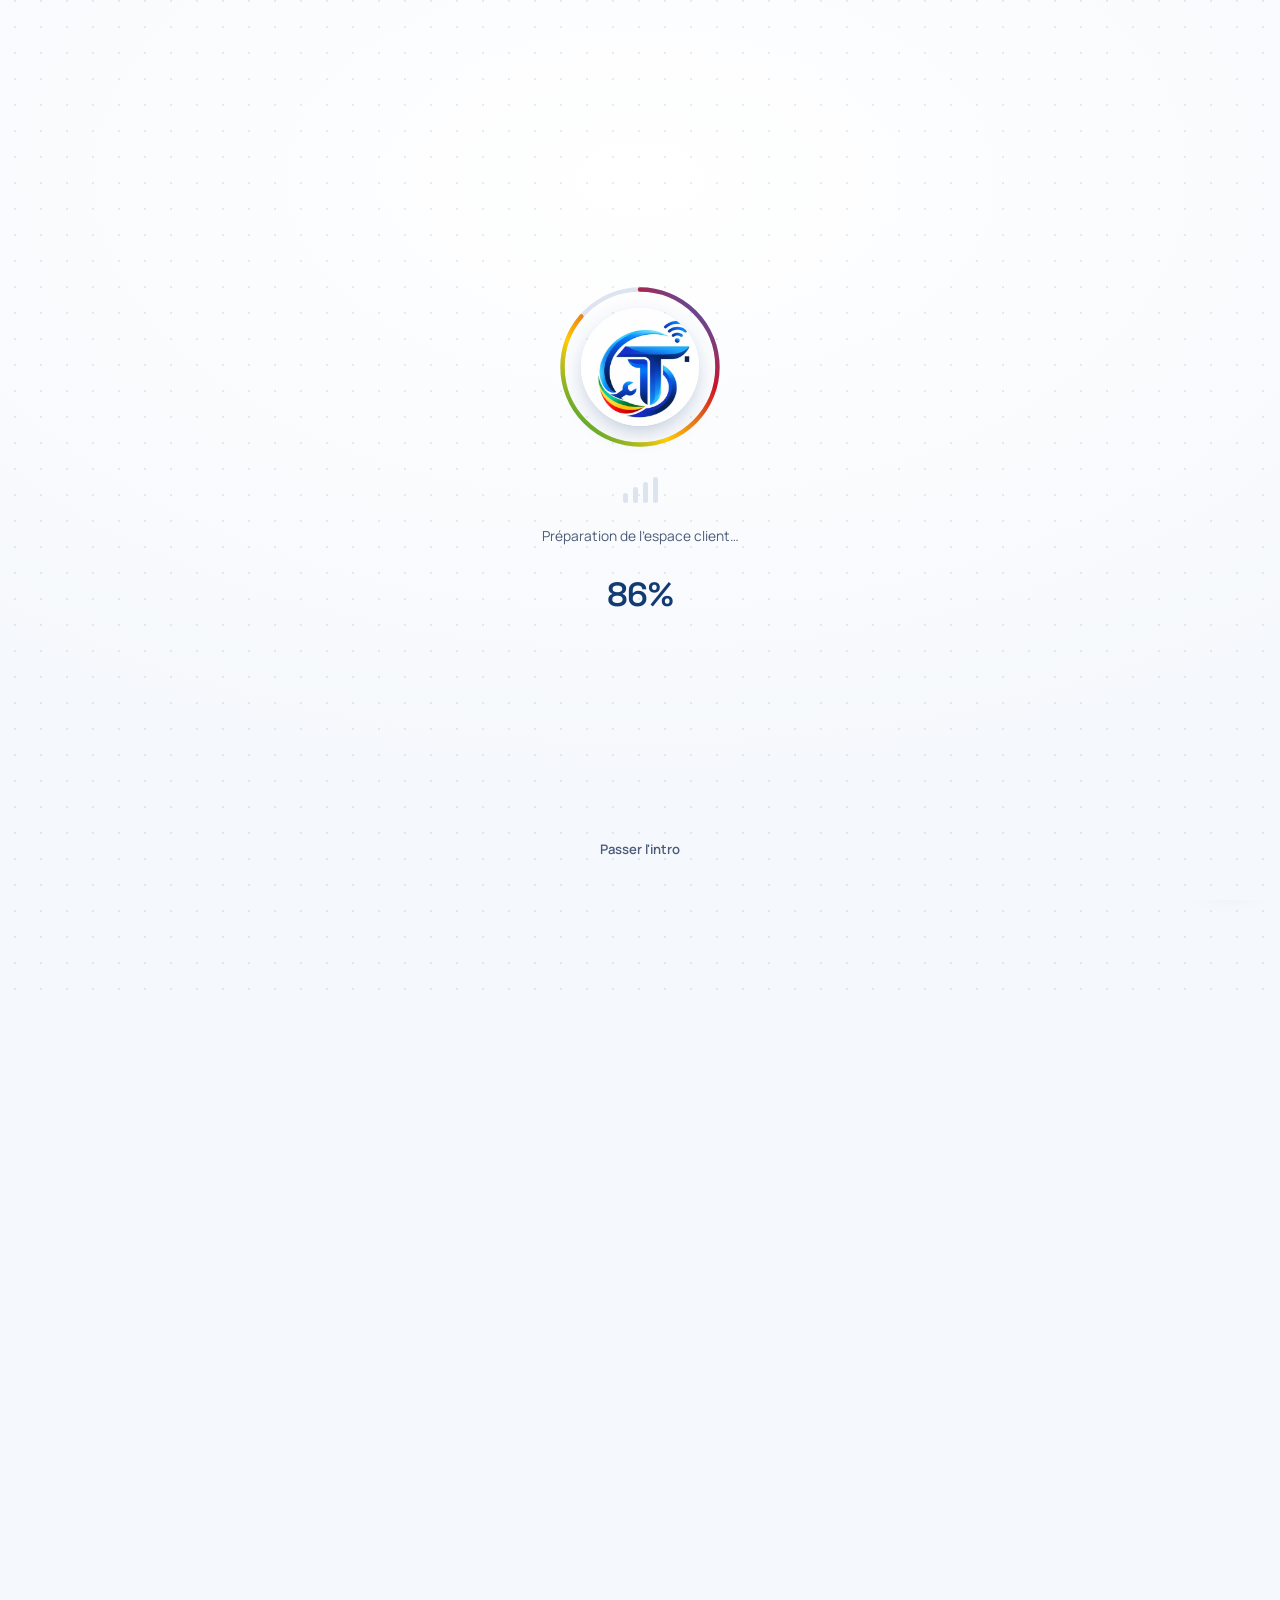
<file: index.html>
<!DOCTYPE html>
<html lang="fr">
<head>
<meta charset="UTF-8">
<script>
(function(){
  try{
    var seen = sessionStorage.getItem('tekatech_intro_seen') === '1';
    var reduced = window.matchMedia && window.matchMedia('(prefers-reduced-motion: reduce)').matches;
    document.documentElement.classList.add(seen || reduced ? 'no-intro' : 'is-loading');
  }catch(e){}
})();
</script>
<meta name="viewport" content="width=device-width, initial-scale=1.0">
<title>TekaTech Congo — Support IT, réseaux et vidéosurveillance à Brazzaville</title>
<meta name="description" content="TekaTech Congo intervient à Brazzaville pour les entreprises : support IT, réseaux et Wi-Fi, vidéosurveillance et solutions digitales. Diagnostic rapide, devis clair, équipe locale.">
<link rel="canonical" href="https://tekatechcongo.cg/">
<meta property="og:type" content="website">
<meta property="og:site_name" content="TekaTech Congo">
<meta property="og:title" content="TekaTech Congo — Support IT, réseaux et vidéosurveillance à Brazzaville">
<meta property="og:description" content="Réseau qui tombe, caméras hors service, poste bloqué ? TekaTech Congo diagnostique, répare et documente, à Brazzaville.">
<meta property="og:image" content="assets/logo.png">
<meta property="og:locale" content="fr_FR">
<meta name="twitter:card" content="summary_large_image">
<link rel="icon" type="image/png" sizes="32x32" href="assets/favicon-32.png">
<link rel="icon" type="image/png" sizes="192x192" href="assets/favicon-192.png">
<link rel="apple-touch-icon" href="assets/apple-touch-icon.png">
<link rel="preconnect" href="https://fonts.googleapis.com">
<link href="https://fonts.googleapis.com/css2?family=Manrope:wght@400;500;600;700;800&family=Space+Grotesk:wght@500;600;700&display=swap" rel="stylesheet">
<link rel="stylesheet" href="styles.css">
    <link rel="stylesheet" href="v2.css">
<link rel="manifest" href="manifest.json">
<meta name="theme-color" content="#123A73">
<script type="application/ld+json">
{
  "@context": "https://schema.org",
  "@type": "LocalBusiness",
  "name": "TekaTech Congo",
  "alternateName": "INFOTELCOM",
  "description": "Support IT, réseaux et Wi-Fi, vidéosurveillance et solutions digitales pour les entreprises à Brazzaville.",
  "url": "https://tekatechcongo.cg/",
  "image": "https://tekatechcongo.cg/assets/logo.png",
  "logo": "https://tekatechcongo.cg/assets/logo.png",
  "telephone": ["+242068498792", "+242068660821"],
  "email": "contact.infotelcom@gmail.com",
  "address": {
    "@type": "PostalAddress",
    "addressLocality": "Brazzaville",
    "addressCountry": "CG"
  },
  "areaServed": "Brazzaville",
  "sameAs": []
}
</script>
</head>
<body>

<div id="preloader" class="preloader" role="status" aria-live="polite" aria-label="Chargement du site TekaTech Congo">
  <div class="preloader-grid" aria-hidden="true"></div>
  <div class="preloader-inner">
    <div class="preloader-mark">
      <svg class="preloader-ring" viewBox="0 0 200 200" aria-hidden="true">
        <defs>
          <linearGradient id="preloaderGrad" x1="0%" y1="0%" x2="100%" y2="100%">
            <stop offset="0%" style="stop-color:var(--flag-green)"/>
            <stop offset="35%" style="stop-color:var(--flag-yellow)"/>
            <stop offset="68%" style="stop-color:var(--flag-red)"/>
            <stop offset="100%" style="stop-color:var(--brand-2)"/>
          </linearGradient>
        </defs>
        <circle class="preloader-ring-track" cx="100" cy="100" r="88"></circle>
        <circle id="preloader-ring-fill" class="preloader-ring-fill" cx="100" cy="100" r="88"></circle>
      </svg>
      <div class="preloader-logo-clip">
        <img src="assets/favicon-512.png" alt="" class="preloader-logo">
      </div>
    </div>
    <div class="preloader-bars" aria-hidden="true"><span></span><span></span><span></span><span></span></div>
    <p class="preloader-status" id="preloader-status">Connexion au réseau…</p>
    <div class="preloader-pct" id="preloader-pct" aria-hidden="true">0%</div>
  </div>
  <button type="button" class="preloader-skip" id="preloader-skip">Passer l'intro</button>
</div>

<div class="flagbar" aria-hidden="true"></div>

<header class="site-header">
  <div class="wrap header-inner">
    <a class="brand" href="#top">
      <img src="assets/logo.png" alt="TekaTech Congo" class="brand-logo">
    </a>
    <nav class="main-nav">
      <a href="#services">Services</a>
      <a href="calculateur-devis.html">Devis express</a>
      <a href="a-propos.html">À propos</a>
      <a href="actualites.html">Actualités</a>
      <a href="applications.html">Applications</a>
      <a href="faq.html">FAQ</a>
      <a href="#contact">Contact</a>
    </nav>
    <a class="btn btn-primary btn-small" href="#contact">Signaler un problème</a>
  </div>
</header>

<main id="top">

  <section class="hero">
    <canvas id="network-canvas" class="hero-canvas" aria-hidden="true"></canvas>
    <div class="wrap hero-inner">
      <div class="hero-copy reveal">
        <h1>Un problème technique&nbsp;? On est déjà en route.</h1>
        <p class="hero-sub">TekaTech Congo intervient à Brazzaville pour les entreprises et organisations : réseau qui tombe, caméras hors service, poste bloqué, projet numérique à lancer. On diagnostique, on répare, on documente — et on reste dans les parages.</p>
        <div class="hero-actions">
          <a href="#contact" class="btn btn-primary">Demander une intervention</a>
          <a href="#services" class="btn btn-ghost">Voir les services</a>
        </div>
        <p class="hero-note">Produit numérique d'<a href="https://infotelcom-congo-brazzaville.netlify.app/" target="_blank" rel="noopener" class="brand-link">INFOTELCOM</a>, basé à Brazzaville, en République du Congo.</p>
      </div>
      <div class="hero-panel tilt reveal" role="img" aria-label="Illustration des domaines d'intervention : réseau, vidéosurveillance, support informatique">
        <div class="panel-row">
          <span class="panel-dot"></span>
          <div>
            <strong>Wi-Fi instable depuis ce matin</strong>
            <span>Réseau &amp; connectivité</span>
          </div>
        </div>
        <div class="panel-row">
          <span class="panel-dot"></span>
          <div>
            <strong>Deux caméras ne remontent plus l'image</strong>
            <span>Vidéosurveillance</span>
          </div>
        </div>
        <div class="panel-row">
          <span class="panel-dot"></span>
          <div>
            <strong>Nouveaux postes à configurer pour l'équipe</strong>
            <span>Support IT</span>
          </div>
        </div>
        <div class="panel-row">
          <span class="panel-dot"></span>
          <div>
            <strong>Envie d'un outil interne pour suivre l'activité</strong>
            <span>Solutions digitales</span>
          </div>
        </div>
      </div>
    </div>
  </section>

  <section class="services" id="services">
    <div class="wrap">
      <h2 class="reveal">Quatre domaines, une seule équipe à contacter</h2>
      <p class="section-sub reveal">Que le souci soit urgent ou que le projet dorme depuis des mois, c'est la même porte d'entrée.</p>

      <div class="service-grid">
        <article class="service-card tilt reveal">
          <h3>Support IT</h3>
          <p>Postes, imprimantes, logiciels, sauvegardes : on intervient sur place ou à distance et on documente ce qui a été fait, pour que ça reste réparé.</p>
          <a class="service-link" href="support-it.html">En savoir plus</a>
        </article>
        <article class="service-card tilt reveal">
          <h3>Réseaux &amp; Wi-Fi</h3>
          <p>Installation, extension ou remise en état de votre réseau : câblage, bornes Wi-Fi, sécurisation des accès et suivi de la qualité de connexion.</p>
          <a class="service-link" href="reseaux-wifi.html">En savoir plus</a>
        </article>
        <article class="service-card tilt reveal">
          <h3>Vidéosurveillance</h3>
          <p>Caméras, enregistreurs, accès à distance aux images. On s'occupe de l'installation comme de la maintenance dans la durée.</p>
          <a class="service-link" href="videosurveillance.html">En savoir plus</a>
        </article>
        <article class="service-card tilt reveal">
          <h3>Solutions digitales</h3>
          <p>Sites web, outils internes, formation des équipes : on construit avec vous les usages numériques dont votre organisation a besoin.</p>
          <a class="service-link" href="solutions-digitales.html">En savoir plus</a>
        </article>
      </div>
    </div>
  </section>

  <section class="comment" id="comment">
    <div class="wrap">
      <h2 class="reveal">Comment se passe une intervention</h2>
      <ol class="steps">
        <li class="reveal">
          <span class="step-index">1</span>
          <div>
            <h3>Vous décrivez le problème</h3>
            <p>Par le formulaire, téléphone ou WhatsApp : le service concerné, l'urgence, et un moyen de vous joindre.</p>
          </div>
        </li>
        <li class="reveal">
          <span class="step-index">2</span>
          <div>
            <h3>On diagnostique</h3>
            <p>À distance quand c'est possible, sur place quand il le faut. Vous recevez un devis clair avant toute intervention facturée.</p>
          </div>
        </li>
        <li class="reveal">
          <span class="step-index">3</span>
          <div>
            <h3>On intervient</h3>
            <p>Réparation, installation ou configuration, réalisée par l'équipe TekaTech Congo, avec un compte-rendu à la clé.</p>
          </div>
        </li>
        <li class="reveal">
          <span class="step-index">4</span>
          <div>
            <h3>On reste disponible</h3>
            <p>Contrat récurrent ou simple suivi ponctuel : vous savez qui rappeler la prochaine fois.</p>
          </div>
        </li>
      </ol>
    </div>
  </section>

  <section class="gallery" id="galerie">
    <div class="wrap">
      <h2 class="reveal">Le terrain, pas des icônes</h2>
      <p class="section-sub reveal">Réseau, vidéosurveillance, salles serveurs, accompagnement : un aperçu du travail derrière chaque intervention.</p>

      <div class="gallery-grid">
        <figure class="gallery-item reveal gallery-span-2">
          <img src="assets/training.jpg" alt="Formateur accompagnant une stagiaire sur poste informatique" loading="lazy">
          <figcaption>Formation &amp; accompagnement sur poste</figcaption>
        </figure>
        <figure class="gallery-item reveal">
          <img src="assets/field-network.svg" alt="Baie de serveurs et câblage réseau" loading="lazy">
          <figcaption>Baies réseau &amp; câblage structuré</figcaption>
        </figure>
        <figure class="gallery-item reveal">
          <img src="assets/field-security.svg" alt="Installation d'une caméra de vidéosurveillance" loading="lazy">
          <figcaption>Installation vidéosurveillance</figcaption>
        </figure>
        <figure class="gallery-item reveal">
          <img src="assets/field-support.svg" alt="Technicien intervenant sur une baie serveur avec un ordinateur portable" loading="lazy">
          <figcaption>Diagnostic &amp; support sur site</figcaption>
        </figure>
        <figure class="gallery-item reveal gallery-span-2">
          <img src="assets/field-network.svg" alt="Salle serveurs avec câblage fibre et réseau" loading="lazy">
          <figcaption>Infrastructure &amp; salle serveurs</figcaption>
        </figure>
      </div>
    </div>
  </section>

  <section class="carousel-section reveal" id="temoignages">
    <div class="wrap">
      <h2>Ce que ça change, concrètement</h2>
      <div class="carousel" id="carousel" role="region" aria-label="Bénéfices de TekaTech Congo" aria-roledescription="carrousel">
        <div class="carousel-track" id="carousel-track">
          <article class="carousel-slide">
            <span class="carousel-tag">Réseau &amp; Wi-Fi</span>
            <h3>Un bureau qui ne perd plus la connexion</h3>
            <p>Câblage repris, bornes Wi-Fi bien placées, accès sécurisés : fini les coupures qui bloquent toute une équipe en pleine journée.</p>
          </article>
          <article class="carousel-slide">
            <span class="carousel-tag">Vidéosurveillance</span>
            <h3>Des caméras qu'on peut vraiment consulter</h3>
            <p>Installation propre, enregistreur configuré, accès à distance testé — pas juste des caméras accrochées au mur.</p>
          </article>
          <article class="carousel-slide">
            <span class="carousel-tag">Support IT</span>
            <h3>Une équipe qui documente ce qu'elle fait</h3>
            <p>Chaque passage laisse une note claire : ce qui a été changé, pourquoi, et quoi surveiller ensuite.</p>
          </article>
          <article class="carousel-slide">
            <span class="carousel-tag">Solutions digitales</span>
            <h3>Des outils pensés pour l'équipe qui les utilise</h3>
            <p>Sites, outils internes, formation incluse : vos équipes gagnent en autonomie au lieu de dépendre d'un prestataire à chaque clic.</p>
          </article>
        </div>
        <button class="carousel-arrow carousel-prev" aria-label="Diapositive précédente" type="button">‹</button>
        <button class="carousel-arrow carousel-next" aria-label="Diapositive suivante" type="button">›</button>
        <div class="carousel-dots" id="carousel-dots"></div>
      </div>
    </div>
  </section>

  <section class="pourquoi" id="pourquoi">
    <div class="wrap pourquoi-inner">
      <h2 class="reveal">Pourquoi les entreprises congolaises nous appellent</h2>
      <div class="trait-grid">
        <div class="trait reveal"><h3>Proximité</h3><p>Une équipe basée à Brazzaville, qui connaît le terrain et les contraintes locales.</p></div>
        <div class="trait reveal"><h3>Réactivité</h3><p>Un problème signalé, une réponse rapide — pas un ticket qui attend.</p></div>
        <div class="trait reveal"><h3>Documentation</h3><p>Chaque intervention laisse une trace claire : ce qui a été fait, et pourquoi.</p></div>
        <div class="trait reveal"><h3>Sécurité</h3><p>Des accès, des réseaux et des caméras configurés pour durer, pas juste pour fonctionner aujourd'hui.</p></div>
        <div class="trait reveal"><h3>Innovation</h3><p>On propose des solutions digitales adaptées, pas des outils importés tels quels.</p></div>
        <div class="trait reveal"><h3>Accompagnement</h3><p>Formation des équipes incluse, pour gagner en autonomie au fil du temps.</p></div>
      </div>
    </div>
  </section>

  <section class="contact" id="contact">
    <div class="wrap contact-inner">
      <div class="contact-copy reveal">
        <h2>Un problème maintenant, ou un projet à venir&nbsp;?</h2>
        <p>Décrivez votre besoin : nous revenons vers vous avec un premier avis et, si nécessaire, un devis avant toute intervention facturée.</p>
        <div class="contact-details">
          <a href="tel:+242068498792"><span>Téléphone (Congo)</span><strong>(+242) 06 849 87 92</strong></a>
          <a href="tel:+242068660821"><span>Téléphone (Congo)</span><strong>(+242) 06 866 08 21</strong></a>
          <a href="https://wa.me/33652861159" target="_blank" rel="noopener">
            <span>WhatsApp</span><strong>+33 6 52 86 11 59</strong>
          </a>
          <a href="mailto:contact.infotelcom@gmail.com"><span>E-mail</span><strong>contact.infotelcom@gmail.com</strong></a>
          <div class="contact-static"><span>Zone d'intervention</span><strong>Brazzaville et environs</strong></div>
        </div>
      </div>

      <form class="contact-form reveal" id="contact-form">
        <input type="hidden" name="access_key" value="1574d137-6488-4e03-b780-bb582f50d283">
        <input type="hidden" name="subject" value="Nouvelle demande depuis le site TekaTech Congo">
        <input type="hidden" name="from_name" value="Site TekaTech Congo">
        <input type="checkbox" name="botcheck" class="hidden-field" style="display:none" tabindex="-1" autocomplete="off">
        <label>
          Nom de l'organisation
          <input type="text" name="organisation" required>
        </label>
        <label>
          Votre nom
          <input type="text" name="nom" required>
        </label>
        <label>
          Téléphone ou e-mail
          <input type="text" name="contact_info" required>
        </label>
        <label>
          Service concerné
          <select name="service">
            <option>Support IT</option>
            <option>Réseaux &amp; Wi-Fi</option>
            <option>Vidéosurveillance</option>
            <option>Solutions digitales</option>
            <option>Je ne sais pas encore</option>
          </select>
        </label>
        <label>
          Décrivez le problème ou le projet
          <textarea name="message" rows="4" required></textarea>
        </label>
        <button type="submit" class="btn btn-primary">
          <span class="btn-label">Envoyer la demande</span>
          <span class="btn-spinner" aria-hidden="true"></span>
        </button>
        <p class="form-status" id="form-status" role="status"></p>
      </form>
    </div>
  </section>

</main>

<footer class="site-footer">
  <div class="wrap footer-inner">
    <div class="reveal">
      <img src="assets/logo.png" alt="TekaTech Congo" class="footer-logo">
      <p>Produit numérique stratégique d'<a href="https://infotelcom-congo-brazzaville.netlify.app/" target="_blank" rel="noopener" class="brand-link">INFOTELCOM</a>.<br>Brazzaville, République du Congo.</p>
      <p class="footer-contact">
        (+242) 06 849 87 92 · (+242) 06 866 08 21<br>
        contact.infotelcom@gmail.com
      </p>
    </div>
    <div class="footer-cols">
      <div>
        <h4>Services</h4>
        <a href="support-it.html">Support IT</a>
        <a href="reseaux-wifi.html">Réseaux &amp; Wi-Fi</a>
        <a href="videosurveillance.html">Vidéosurveillance</a>
        <a href="solutions-digitales.html">Solutions digitales</a>
        <a href="calculateur-devis.html">Devis express</a>
      </div>
      <div>
        <h4>Entreprise</h4>
        <a href="a-propos.html">À propos</a>
        <a href="actualites.html">Actualités</a>
        <a href="faq.html">FAQ</a>
      </div>
      <div>
        <h4>Assistance</h4>
        <a href="#galerie">Galerie</a>
        <a href="#comment">Comment ça marche</a>
        <a href="#pourquoi">Pourquoi nous</a>
        <a href="espace-client.html">Espace client</a>
        <a href="#contact">Contact</a>
      </div>
    </div>
  </div>
  <div class="wrap footer-bottom">
    <span>© 2026 <a href="https://infotelcom-congo-brazzaville.netlify.app/" target="_blank" rel="noopener" class="brand-link">INFOTELCOM</a> — TekaTech Congo. Tous droits réservés.</span>
    <span class="footer-legal-links"><a href="mentions-legales.html">Mentions légales</a> · <a href="confidentialite.html">Confidentialité</a></span>
  </div>
</footer>

<a href="https://wa.me/33652861159" target="_blank" rel="noopener" class="whatsapp-fab" aria-label="Nous écrire sur WhatsApp">
  <span class="whatsapp-fab-ring"></span>
  <svg viewBox="0 0 32 32" width="26" height="26" fill="currentColor" aria-hidden="true">
    <path d="M16 3C9 3 3.3 8.7 3.3 15.7c0 2.5.7 4.8 1.9 6.8L3 29l6.7-2.1c1.9 1 4.1 1.6 6.3 1.6 7 0 12.7-5.7 12.7-12.7C28.7 8.7 23 3 16 3zm0 23.1c-2 0-3.9-.5-5.6-1.5l-.4-.2-4 1.2 1.2-3.9-.3-.4a10.3 10.3 0 0 1-1.6-5.6C5.3 9.9 10.1 5.1 16 5.1S26.7 9.9 26.7 15.8 21.9 26.1 16 26.1zm5.8-7.7c-.3-.2-1.9-.9-2.1-1-.3-.1-.5-.2-.7.2-.2.3-.8 1-1 1.2-.2.2-.4.2-.7.1-.3-.2-1.3-.5-2.5-1.5-.9-.8-1.5-1.8-1.7-2.1-.2-.3 0-.5.1-.7.1-.1.3-.4.5-.5.2-.2.2-.3.3-.5.1-.2 0-.4 0-.6 0-.2-.7-1.8-1-2.4-.3-.6-.5-.5-.7-.6h-.6c-.2 0-.5.1-.8.4-.3.3-1 1-1 2.5s1.1 2.9 1.2 3.1c.1.2 2.2 3.4 5.4 4.7.8.3 1.4.5 1.8.7.8.2 1.5.2 2 .1.6-.1 1.9-.8 2.2-1.5.3-.7.3-1.3.2-1.5-.1-.2-.3-.3-.6-.4z"/>
  </svg>
</a>

<script src="script.js"></script>
</body>
</html>
</file>
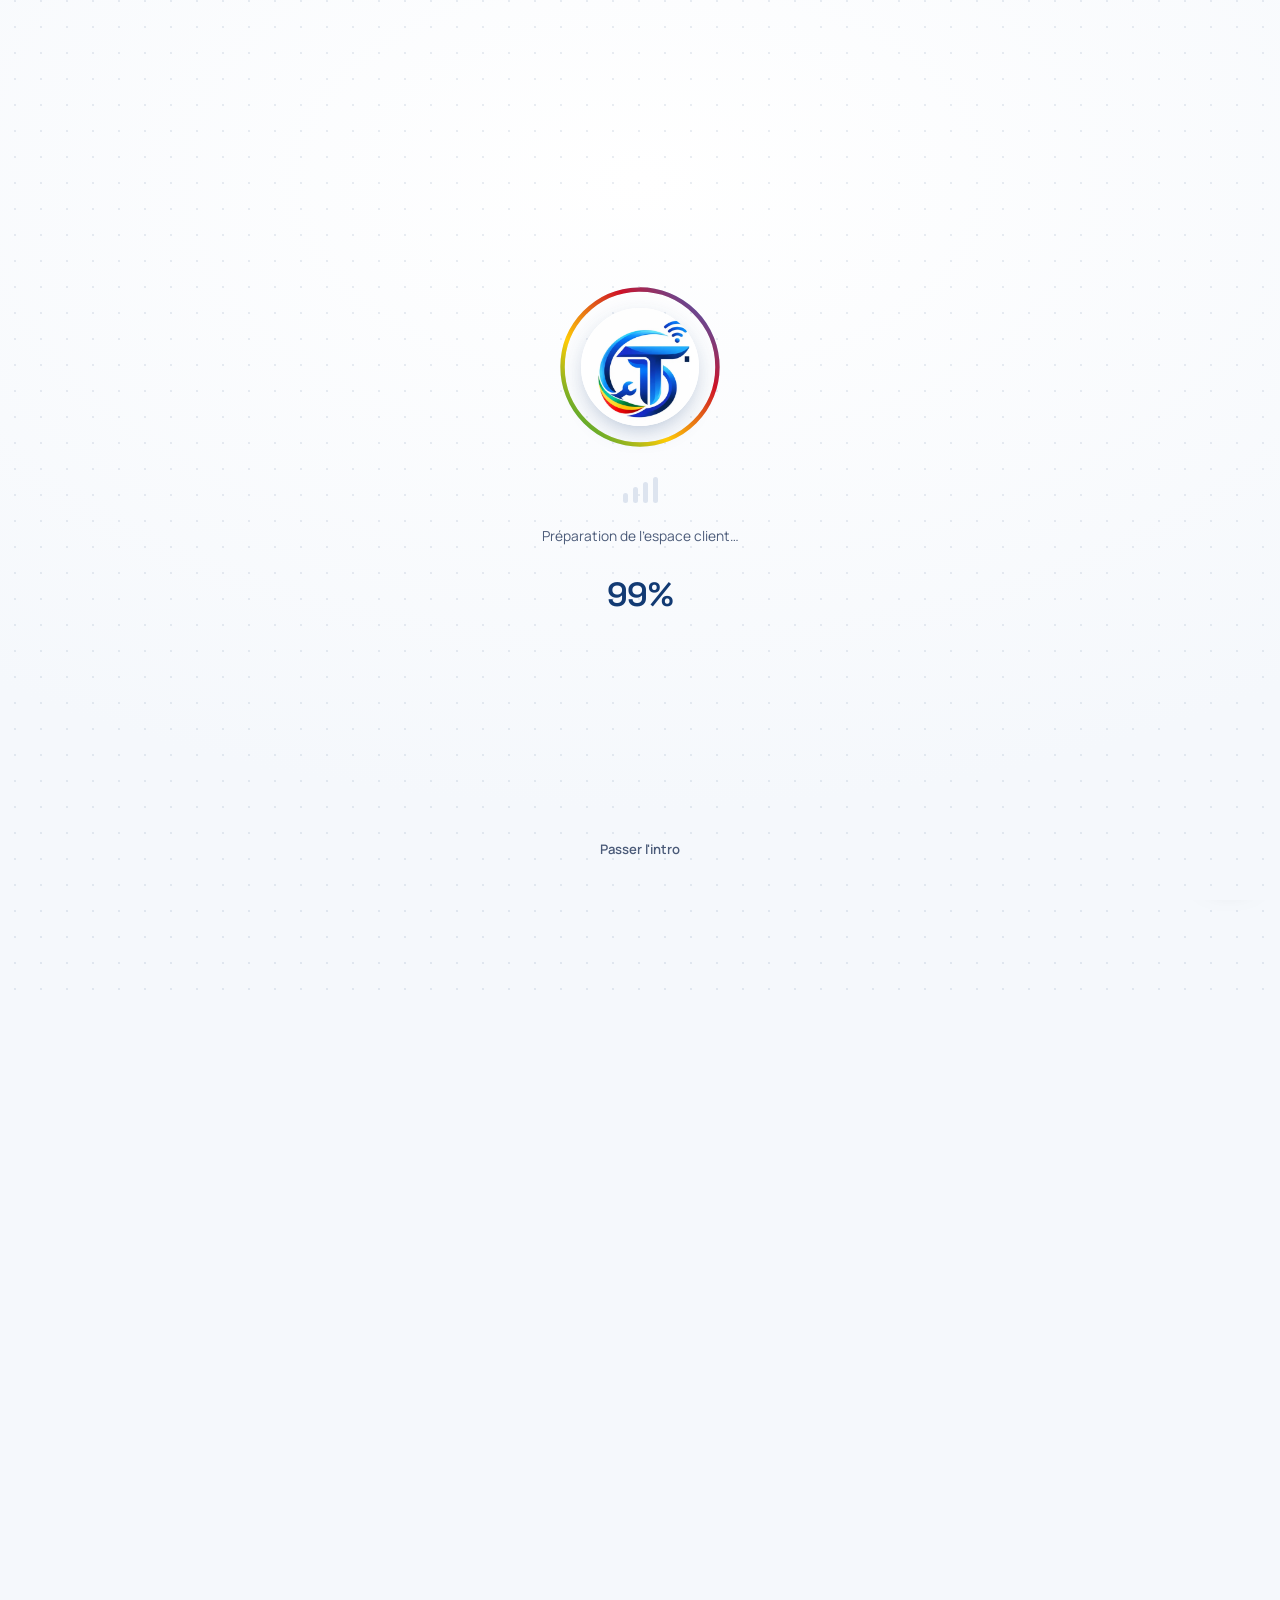
<file: a-propos.html>
<!DOCTYPE html>
<html lang="fr">
<head>
<meta charset="UTF-8">
<script>
(function(){
  try{
    var seen = sessionStorage.getItem('tekatech_intro_seen') === '1';
    var reduced = window.matchMedia && window.matchMedia('(prefers-reduced-motion: reduce)').matches;
    document.documentElement.classList.add(seen || reduced ? 'no-intro' : 'is-loading');
  }catch(e){}
})();
</script>
<meta name="viewport" content="width=device-width, initial-scale=1.0">
<title>À propos — TekaTech Congo</title>
<meta name="description" content="TekaTech Congo, produit numérique d'INFOTELCOM : positionnement, valeurs et lien avec les formations INFOTELCOM à Brazzaville.">
<link rel="canonical" href="https://tekatechcongo.cg/a-propos.html">
<meta property="og:type" content="website">
<meta property="og:site_name" content="TekaTech Congo">
<meta property="og:title" content="À propos — TekaTech Congo">
<meta property="og:description" content="TekaTech Congo, produit numérique d'INFOTELCOM : positionnement, valeurs et lien avec les formations INFOTELCOM à Brazzaville.">
<meta property="og:image" content="assets/logo.png">
<meta property="og:locale" content="fr_FR">
<meta name="twitter:card" content="summary_large_image">
<link rel="icon" type="image/png" sizes="32x32" href="assets/favicon-32.png">
<link rel="icon" type="image/png" sizes="192x192" href="assets/favicon-192.png">
<link rel="apple-touch-icon" href="assets/apple-touch-icon.png">
<link rel="preconnect" href="https://fonts.googleapis.com">
<link href="https://fonts.googleapis.com/css2?family=Manrope:wght@400;500;600;700;800&family=Space+Grotesk:wght@500;600;700&display=swap" rel="stylesheet">
<link rel="stylesheet" href="styles.css">
<link rel="manifest" href="manifest.json">
<meta name="theme-color" content="#123A73">
</head>
<body>

<div id="preloader" class="preloader" role="status" aria-live="polite" aria-label="Chargement du site TekaTech Congo">
  <div class="preloader-grid" aria-hidden="true"></div>
  <div class="preloader-inner">
    <div class="preloader-mark">
      <svg class="preloader-ring" viewBox="0 0 200 200" aria-hidden="true">
        <defs>
          <linearGradient id="preloaderGrad" x1="0%" y1="0%" x2="100%" y2="100%">
            <stop offset="0%" style="stop-color:var(--flag-green)"/>
            <stop offset="35%" style="stop-color:var(--flag-yellow)"/>
            <stop offset="68%" style="stop-color:var(--flag-red)"/>
            <stop offset="100%" style="stop-color:var(--brand-2)"/>
          </linearGradient>
        </defs>
        <circle class="preloader-ring-track" cx="100" cy="100" r="88"></circle>
        <circle id="preloader-ring-fill" class="preloader-ring-fill" cx="100" cy="100" r="88"></circle>
      </svg>
      <div class="preloader-logo-clip">
        <img src="assets/favicon-512.png" alt="" class="preloader-logo">
      </div>
    </div>
    <div class="preloader-bars" aria-hidden="true"><span></span><span></span><span></span><span></span></div>
    <p class="preloader-status" id="preloader-status">Connexion au réseau…</p>
    <div class="preloader-pct" id="preloader-pct" aria-hidden="true">0%</div>
  </div>
  <button type="button" class="preloader-skip" id="preloader-skip">Passer l'intro</button>
</div>

<div class="flagbar" aria-hidden="true"></div>

<header class="site-header">
  <div class="wrap header-inner">
    <a class="brand" href="index.html">
      <img src="assets/logo.png" alt="TekaTech Congo" class="brand-logo">
    </a>
    <nav class="main-nav">
      <a href="index.html#services">Services</a>
      <a href="calculateur-devis.html">Devis express</a>
      <a href="a-propos.html" class="is-active">À propos</a>
      <a href="actualites.html">Actualités</a>
      <a href="applications.html">Applications</a>
      <a href="faq.html">FAQ</a>
      <a href="index.html#contact">Contact</a>
    </nav>
    <a class="btn btn-primary btn-small" href="index.html#contact">Signaler un problème</a>
  </div>
</header>

<main>
  <section class="service-hero">
    <div class="wrap service-hero-inner">
      <div class="reveal">
        <span class="carousel-tag">À propos</span>
        <h1>Le produit numérique d'<a href="https://infotelcom-congo-brazzaville.netlify.app/" target="_blank" rel="noopener" class="brand-link">INFOTELCOM</a>, pensé pour le terrain congolais.</h1>
        <p class="hero-sub">TekaTech Congo est né d'un constat simple : les entreprises de Brazzaville ont besoin d'un partenaire technologique de proximité, pas d'un prestataire lointain qu'on ne revoit qu'en cas de crise. Nous intervenons sur <span class="word-rotate" data-words="le support IT|les réseaux &amp; Wi-Fi|la vidéosurveillance|les solutions digitales">le support IT</span>.</p>
      </div>

      <div class="brand-pair reveal">
        <a href="https://infotelcom-congo-brazzaville.netlify.app/" target="_blank" rel="noopener" class="brand-pair-logo">
          <img src="assets/infotelcom-logo.png" alt="Logo INFOTELCOM">
        </a>
        <span class="brand-pair-connector" aria-hidden="true">↓</span>
        <div class="brand-pair-logo">
          <img src="assets/logo.png" alt="Logo TekaTech Congo">
        </div>
        <p class="brand-pair-caption">INFOTELCOM, la maison mère — TekaTech Congo, son produit numérique de terrain.</p>
      </div>
    </div>
  </section>

  <section class="service-includes">
    <div class="wrap">
      <h2 class="reveal">Notre positionnement</h2>
      <p class="reveal" style="max-width:70ch">TekaTech Congo est le produit numérique stratégique d'<a href="https://infotelcom-congo-brazzaville.netlify.app/" target="_blank" rel="noopener" class="brand-link">INFOTELCOM</a>, construit progressivement et validé par un pilote avant tout changement d'échelle. Notre modèle combine prestations, équipements sur commande, contrats récurrents, formation et solutions digitales — pour accompagner les organisations congolaises et faire monter en compétence leurs équipes.</p>
    </div>
  </section>

  <section class="pourquoi" id="pourquoi">
    <div class="wrap pourquoi-inner">
      <h2 class="reveal">Ce qui guide chaque intervention</h2>
      <div class="trait-grid">
        <div class="trait reveal"><h3>Proximité</h3><p>Une équipe basée à Brazzaville, qui connaît le terrain et les contraintes locales.</p></div>
        <div class="trait reveal"><h3>Réactivité</h3><p>Un problème signalé, une réponse rapide — pas un ticket qui attend.</p></div>
        <div class="trait reveal"><h3>Documentation</h3><p>Chaque intervention laisse une trace claire : ce qui a été fait, et pourquoi.</p></div>
        <div class="trait reveal"><h3>Sécurité</h3><p>Des accès, des réseaux et des caméras configurés pour durer, pas juste pour fonctionner aujourd'hui.</p></div>
        <div class="trait reveal"><h3>Innovation</h3><p>On propose des solutions digitales adaptées, pas des outils importés tels quels.</p></div>
        <div class="trait reveal"><h3>Accompagnement</h3><p>Formation des équipes incluse, pour gagner en autonomie au fil du temps.</p></div>
      </div>
    </div>
  </section>

  <section class="service-includes">
    <div class="wrap">
      <h2 class="reveal">D'<a href="https://infotelcom-congo-brazzaville.netlify.app/" target="_blank" rel="noopener" class="brand-link">INFOTELCOM</a> à TekaTech Congo</h2>
      <p class="reveal" style="max-width:70ch"><a href="https://infotelcom-congo-brazzaville.netlify.app/" target="_blank" rel="noopener" class="brand-link">INFOTELCOM</a> forme depuis plusieurs années des professionnels aux métiers du numérique : réseau et administration système, cybersécurité, programmation, infographie, marketing digital, maintenance informatique. TekaTech Congo prolonge cette mission sur le terrain : plutôt que de seulement former, nous intervenons directement dans les entreprises pour installer, réparer et accompagner — avec la même exigence de pédagogie et de transmission.</p>
    </div>
  </section>

  <section class="service-cta reveal">
    <div class="wrap service-cta-inner">
      <div>
        <h2>Envie d'en discuter&nbsp;?</h2>
        <p>Parlez-nous de votre organisation, on vous dira concrètement comment TekaTech Congo peut aider.</p>
      </div>
      <a href="index.html#contact" class="btn btn-primary">Nous contacter</a>
    </div>
  </section>
</main>

<footer class="site-footer">
  <div class="wrap footer-inner">
    <div class="reveal">
      <img src="assets/logo.png" alt="TekaTech Congo" class="footer-logo">
      <p>Produit numérique stratégique d'<a href="https://infotelcom-congo-brazzaville.netlify.app/" target="_blank" rel="noopener" class="brand-link">INFOTELCOM</a>.<br>Brazzaville, République du Congo.</p>
      <p class="footer-contact">
        (+242) 06 849 87 92 · (+242) 06 866 08 21<br>
        contact.infotelcom@gmail.com
      </p>
    </div>
    <div class="footer-cols">
      <div>
        <h4>Services</h4>
        <a href="support-it.html">Support IT</a>
        <a href="reseaux-wifi.html">Réseaux &amp; Wi-Fi</a>
        <a href="videosurveillance.html">Vidéosurveillance</a>
        <a href="solutions-digitales.html">Solutions digitales</a>
        <a href="calculateur-devis.html">Devis express</a>
      </div>
      <div>
        <h4>Entreprise</h4>
        <a href="a-propos.html">À propos</a>
        <a href="actualites.html">Actualités</a>
        <a href="faq.html">FAQ</a>
      </div>
      <div>
        <h4>Assistance</h4>
        <a href="index.html#galerie">Galerie</a>
        <a href="index.html#comment">Comment ça marche</a>
        <a href="index.html#pourquoi">Pourquoi nous</a>
        <a href="espace-client.html">Espace client</a>
        <a href="index.html#contact">Contact</a>
      </div>
    </div>
  </div>
  <div class="wrap footer-bottom">
    <span>© 2026 <a href="https://infotelcom-congo-brazzaville.netlify.app/" target="_blank" rel="noopener" class="brand-link">INFOTELCOM</a> — TekaTech Congo. Tous droits réservés.</span>
    <span class="footer-legal-links"><a href="mentions-legales.html">Mentions légales</a> · <a href="confidentialite.html">Confidentialité</a></span>
  </div>
</footer>

<a href="https://wa.me/33652861159" target="_blank" rel="noopener" class="whatsapp-fab" aria-label="Nous écrire sur WhatsApp">
  <span class="whatsapp-fab-ring"></span>
  <svg viewBox="0 0 32 32" width="26" height="26" fill="currentColor" aria-hidden="true">
    <path d="M16 3C9 3 3.3 8.7 3.3 15.7c0 2.5.7 4.8 1.9 6.8L3 29l6.7-2.1c1.9 1 4.1 1.6 6.3 1.6 7 0 12.7-5.7 12.7-12.7C28.7 8.7 23 3 16 3zm0 23.1c-2 0-3.9-.5-5.6-1.5l-.4-.2-4 1.2 1.2-3.9-.3-.4a10.3 10.3 0 0 1-1.6-5.6C5.3 9.9 10.1 5.1 16 5.1S26.7 9.9 26.7 15.8 21.9 26.1 16 26.1zm5.8-7.7c-.3-.2-1.9-.9-2.1-1-.3-.1-.5-.2-.7.2-.2.3-.8 1-1 1.2-.2.2-.4.2-.7.1-.3-.2-1.3-.5-2.5-1.5-.9-.8-1.5-1.8-1.7-2.1-.2-.3 0-.5.1-.7.1-.1.3-.4.5-.5.2-.2.2-.3.3-.5.1-.2 0-.4 0-.6 0-.2-.7-1.8-1-2.4-.3-.6-.5-.5-.7-.6h-.6c-.2 0-.5.1-.8.4-.3.3-1 1-1 2.5s1.1 2.9 1.2 3.1c.1.2 2.2 3.4 5.4 4.7.8.3 1.4.5 1.8.7.8.2 1.5.2 2 .1.6-.1 1.9-.8 2.2-1.5.3-.7.3-1.3.2-1.5-.1-.2-.3-.3-.6-.4z"/>
  </svg>
</a>

<script src="script.js"></script>
</body>
</html>
</file>
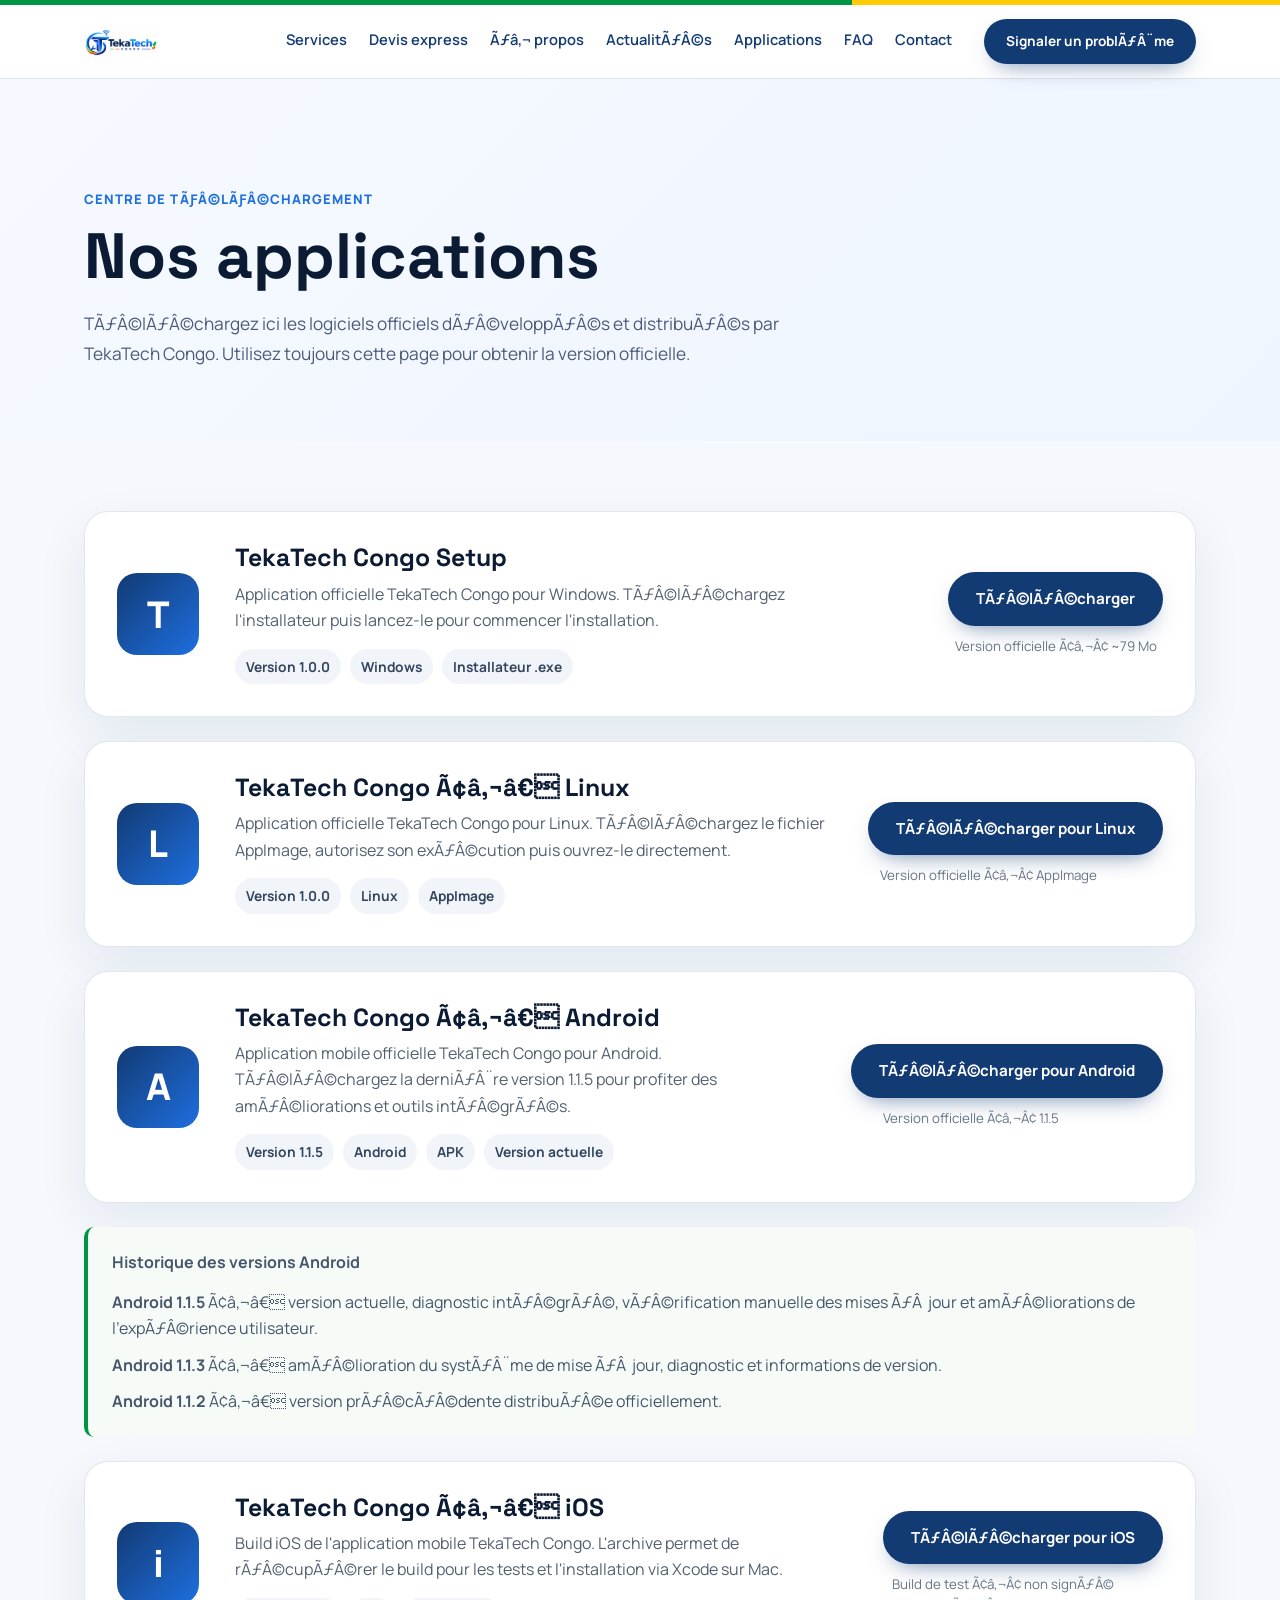
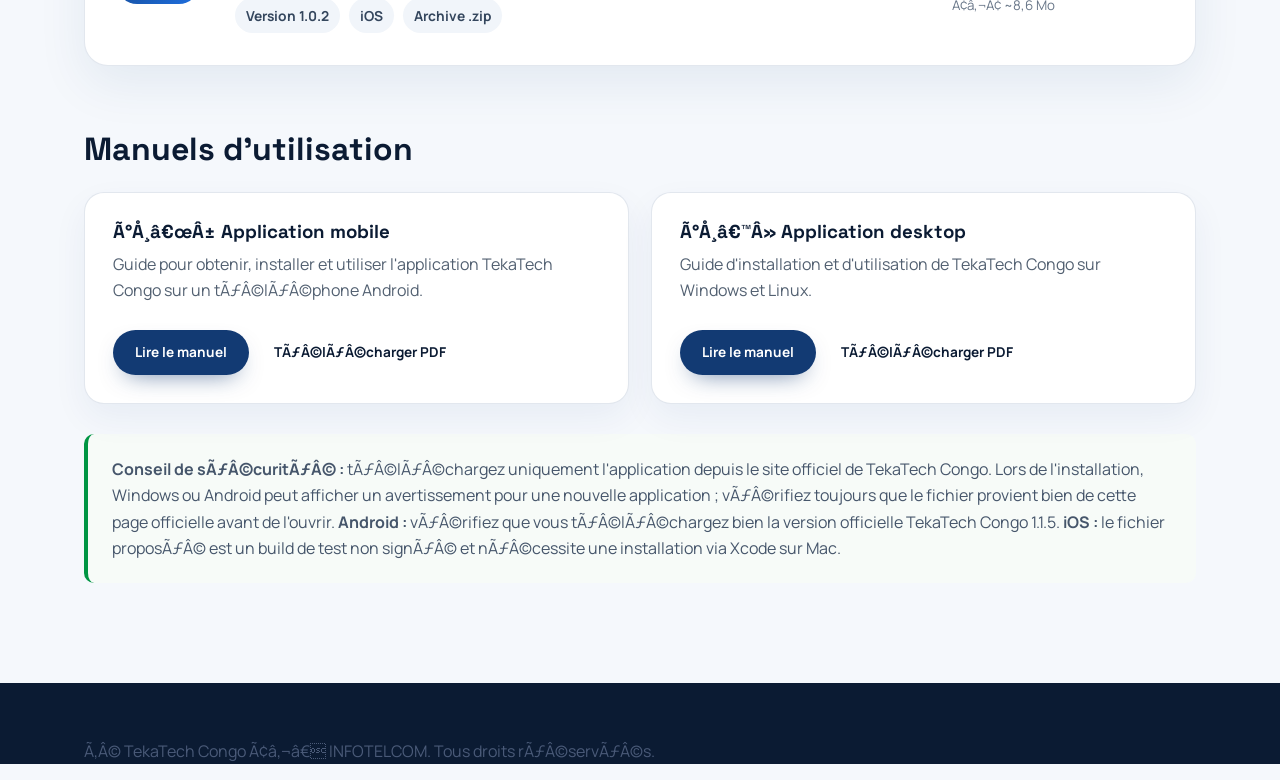
<file: applications.html>
<!DOCTYPE html>
<html lang="fr">
<head>
<meta charset="UTF-8">
<meta name="viewport" content="width=device-width, initial-scale=1.0">

<title>Applications Ã¢â‚¬â€ TekaTech Congo</title>

<meta name="description" content="TÃƒÂ©lÃƒÂ©chargez les applications et logiciels officiels de TekaTech Congo.">

<link rel="canonical" href="https://tekatechcongo.cg/applications.html">

<link rel="icon" type="image/png" sizes="32x32" href="assets/favicon-32.png">
<link rel="icon" type="image/png" sizes="192x192" href="assets/favicon-192.png">
<link rel="apple-touch-icon" href="assets/apple-touch-icon.png">

<link rel="preconnect" href="https://fonts.googleapis.com">
<link href="https://fonts.googleapis.com/css2?family=Manrope:wght@400;500;600;700;800&family=Space+Grotesk:wght@500;600;700&display=swap" rel="stylesheet">

<link rel="stylesheet" href="styles.css">
<link rel="manifest" href="manifest.json">

<meta name="theme-color" content="#123A73">

<style>
.apps-hero {
    padding: 110px 0 55px;
    background: linear-gradient(135deg, #f6f9ff 0%, #eef5ff 100%);
}

.apps-eyebrow {
    color: var(--brand-2);
    font-weight: 800;
    letter-spacing: .08em;
    text-transform: uppercase;
    font-size: .82rem;
}

.apps-hero h1 {
    font-size: clamp(2.2rem, 5vw, 4.5rem);
    max-width: 760px;
    margin: 14px 0 18px;
    line-height: 1.05;
}

.apps-hero p {
    max-width: 720px;
    font-size: 1.08rem;
    line-height: 1.75;
}

.apps-section {
    padding: 70px 0 100px;
}

.app-card {
    display: grid;
    grid-template-columns: 90px 1fr auto;
    gap: 28px;
    align-items: center;
    background: #fff;
    border: 1px solid rgba(18, 58, 115, .12);
    border-radius: 24px;
    padding: 32px;
    box-shadow: 0 18px 50px rgba(18, 58, 115, .08);
}

.app-icon {
    width: 82px;
    height: 82px;
    border-radius: 20px;
    background: linear-gradient(135deg, var(--brand), var(--brand-2));
    display: grid;
    place-items: center;
    color: #fff;
    font-size: 2.3rem;
    font-weight: 800;
}

.app-card h2 {
    margin: 0 0 8px;
    font-size: 1.55rem;
}

.app-card p {
    margin: 0 0 15px;
    line-height: 1.65;
    color: #526071;
}

.app-meta {
    display: flex;
    flex-wrap: wrap;
    gap: 9px;
}

.app-meta span {
    padding: 7px 11px;
    border-radius: 999px;
    background: #f1f5fa;
    font-size: .86rem;
    font-weight: 700;
    color: #34465d;
}

.download-box {
    text-align: center;
}

.download-box small {
    display: block;
    margin-top: 10px;
    color: #697789;
    max-width: 240px;
}

.manuals-title {
    margin: 65px 0 24px;
    font-size: 2rem;
}

.manual-grid {
    display: grid;
    grid-template-columns: repeat(2, minmax(0, 1fr));
    gap: 22px;
}

.manual-card {
    background: #fff;
    border: 1px solid rgba(18, 58, 115, .12);
    border-radius: 20px;
    padding: 28px;
    box-shadow: 0 14px 35px rgba(18, 58, 115, .06);
}

.manual-card h3 {
    margin: 0 0 10px;
}

.manual-card p {
    color: #526071;
    line-height: 1.6;
}

.manual-card .btn {
    margin-top: 10px;
}

.apps-note {
    margin-top: 30px;
    padding: 22px 24px;
    border-left: 4px solid var(--flag-green);
    background: #f7fbf8;
    border-radius: 10px;
    color: #46566b;
    line-height: 1.65;
}

@media (max-width: 700px) {
    .manual-grid {
        grid-template-columns: 1fr;
    }
}

@media (max-width: 800px) {
    .app-card {
        grid-template-columns: 1fr;
        padding: 25px;
    }

    .download-box {
        text-align: left;
    }

    .download-box .btn {
        width: 100%;
    }
}
</style>
</head>

<body>

<div class="flagbar" aria-hidden="true"></div>

<header class="site-header">
    <div class="wrap header-inner">

        <a class="brand" href="index.html">
            <img
                src="assets/logo.png"
                alt="TekaTech Congo"
                class="brand-logo"
            >
        </a>

        <nav class="main-nav">
            <a href="index.html#services">Services</a>
            <a href="calculateur-devis.html">Devis express</a>
            <a href="a-propos.html">Ãƒâ‚¬ propos</a>
            <a href="actualites.html">ActualitÃƒÂ©s</a>
            <a href="applications.html" aria-current="page">Applications</a>
            <a href="faq.html">FAQ</a>
            <a href="index.html#contact">Contact</a>
        </nav>

        <a
            class="btn btn-primary btn-small"
            href="index.html#contact"
        >
            Signaler un problÃƒÂ¨me
        </a>

    </div>
</header>

<main>

    <!-- HERO -->
    <section class="apps-hero">
        <div class="wrap">

            <div class="apps-eyebrow">
                Centre de tÃƒÂ©lÃƒÂ©chargement
            </div>

            <h1>
                Nos applications
            </h1>

            <p>
                TÃƒÂ©lÃƒÂ©chargez ici les logiciels officiels dÃƒÂ©veloppÃƒÂ©s et distribuÃƒÂ©s
                par TekaTech Congo. Utilisez toujours cette page pour obtenir
                la version officielle.
            </p>

        </div>
    </section>


    <!-- APPLICATIONS -->
    <section class="apps-section">

        <div class="wrap">

            <!-- WINDOWS -->
            <article class="app-card">

                <div class="app-icon" aria-hidden="true">
                    T
                </div>

                <div>

                    <h2>
                        TekaTech Congo Setup
                    </h2>

                    <p>
                        Application officielle TekaTech Congo pour Windows.
                        TÃƒÂ©lÃƒÂ©chargez l'installateur puis lancez-le pour commencer
                        l'installation.
                    </p>

                    <div class="app-meta">
                        <span>Version 1.0.0</span>
                        <span>Windows</span>
                        <span>Installateur .exe</span>
                    </div>

                </div>

                <div class="download-box">

                    <a
                        class="btn btn-primary"
                        href="downloads/TekaTech-Congo-Setup-1.0.0.exe"
                        download
                    >
                        TÃƒÂ©lÃƒÂ©charger
                    </a>

                    <small>
                        Version officielle Ã¢â‚¬Â¢ ~79 Mo
                    </small>

                </div>

            </article>


            <!-- LINUX -->
            <article
                class="app-card"
                style="margin-top:24px"
            >

                <div class="app-icon" aria-hidden="true">
                    L
                </div>

                <div>

                    <h2>
                        TekaTech Congo Ã¢â‚¬â€ Linux
                    </h2>

                    <p>
                        Application officielle TekaTech Congo pour Linux.
                        TÃƒÂ©lÃƒÂ©chargez le fichier AppImage, autorisez son exÃƒÂ©cution
                        puis ouvrez-le directement.
                    </p>

                    <div class="app-meta">
                        <span>Version 1.0.0</span>
                        <span>Linux</span>
                        <span>AppImage</span>
                    </div>

                </div>

                <div class="download-box">

                    <a
                        class="btn btn-primary"
                        href="downloads/TekaTech-Congo-1.0.0-linux.AppImage"
                        download
                    >
                        TÃƒÂ©lÃƒÂ©charger pour Linux
                    </a>

                    <small>
                        Version officielle Ã¢â‚¬Â¢ AppImage
                    </small>

                </div>

            </article>


            <!-- ANDROID 1.1.5 -->
<article
    class="app-card"
    style="margin-top:24px"
>
    <div class="app-icon" aria-hidden="true">
        A
    </div>

    <div>
        <h2>
            TekaTech Congo Ã¢â‚¬â€ Android
        </h2>

        <p>
            Application mobile officielle TekaTech Congo pour
            Android. TÃƒÂ©lÃƒÂ©chargez la derniÃƒÂ¨re version 1.1.5
            pour profiter des amÃƒÂ©liorations et outils intÃƒÂ©grÃƒÂ©s.
        </p>

        <div class="app-meta">
            <span>Version 1.1.5</span>
            <span>Android</span>
            <span>APK</span>
            <span>Version actuelle</span>
        </div>
    </div>

    <div class="download-box">
        <a
            class="btn btn-primary"
            href="https://raw.githubusercontent.com/INFOTELCOM/Tekatech-congo-mobile/release/1.1.0/release-assets/TekaTech-Congo-Mobile-1.1.5.apk"
            download
        >
            TÃƒÂ©lÃƒÂ©charger pour Android
        </a>

        <small>
            Version officielle Ã¢â‚¬Â¢ 1.1.5
        </small>
    </div>
</article>

<!-- HISTORIQUE ANDROID -->
<div class="apps-note" style="margin-top:24px">
    <strong>Historique des versions Android</strong>

    <div style="margin-top:14px; display:grid; gap:10px">
        <div>
            <strong>Android 1.1.5</strong>
            Ã¢â‚¬â€ version actuelle, diagnostic intÃƒÂ©grÃƒÂ©,
            vÃƒÂ©rification manuelle des mises ÃƒÂ  jour et amÃƒÂ©liorations
            de l'expÃƒÂ©rience utilisateur.
        </div>

        <div>
            <strong>Android 1.1.3</strong>
            Ã¢â‚¬â€ amÃƒÂ©lioration du systÃƒÂ¨me de mise ÃƒÂ  jour,
            diagnostic et informations de version.
        </div>

        <div>
            <strong>Android 1.1.2</strong>
            Ã¢â‚¬â€ version prÃƒÂ©cÃƒÂ©dente distribuÃƒÂ©e officiellement.
        </div>
    </div>
</div>


            <!-- IOS -->
            <article
                class="app-card"
                style="margin-top:24px"
            >

                <div class="app-icon" aria-hidden="true">
                    i
                </div>

                <div>

                    <h2>
                        TekaTech Congo Ã¢â‚¬â€ iOS
                    </h2>

                    <p>
                        Build iOS de l'application mobile TekaTech Congo.
                        L'archive permet de rÃƒÂ©cupÃƒÂ©rer le build pour les tests
                        et l'installation via Xcode sur Mac.
                    </p>

                    <div class="app-meta">
                        <span>Version 1.0.2</span>
                        <span>iOS</span>
                        <span>Archive .zip</span>
                    </div>

                </div>

                <div class="download-box">

                    <a
                        class="btn btn-primary"
                        href="downloads/TekaTech-Congo-iOS-1.0.2.zip"
                        download
                    >
                        TÃƒÂ©lÃƒÂ©charger pour iOS
                    </a>

                    <small>
                        Build de test Ã¢â‚¬Â¢ non signÃƒÂ© Ã¢â‚¬Â¢ ~8,6 Mo
                    </small>

                </div>

            </article>


            <!-- MANUELS -->
            <h2 class="manuals-title">
                Manuels d'utilisation
            </h2>

            <div class="manual-grid">

                <!-- MANUEL MOBILE -->
                <article class="manual-card">

                    <h3>
                        Ã°Å¸â€œÂ± Application mobile
                    </h3>

                    <p>
                        Guide pour obtenir, installer et utiliser
                        l'application TekaTech Congo sur un tÃƒÂ©lÃƒÂ©phone Android.
                    </p>

                    <a
                        class="btn btn-primary btn-small"
                        href="manuels/TekaTech-Congo-Manuel-Mobile.pdf"
                        target="_blank"
                        rel="noopener"
                    >
                        Lire le manuel
                    </a>

                    <a
                        class="btn btn-secondary btn-small"
                        href="manuels/TekaTech-Congo-Manuel-Mobile.pdf"
                        download
                    >
                        TÃƒÂ©lÃƒÂ©charger PDF
                    </a>

                </article>


                <!-- MANUEL DESKTOP -->
                <article class="manual-card">

                    <h3>
                        Ã°Å¸â€™Â» Application desktop
                    </h3>

                    <p>
                        Guide d'installation et d'utilisation de TekaTech Congo
                        sur Windows et Linux.
                    </p>

                    <a
                        class="btn btn-primary btn-small"
                        href="manuels/TekaTech-Congo-Manuel-Desktop.pdf"
                        target="_blank"
                        rel="noopener"
                    >
                        Lire le manuel
                    </a>

                    <a
                        class="btn btn-secondary btn-small"
                        href="manuels/TekaTech-Congo-Manuel-Desktop.pdf"
                        download
                    >
                        TÃƒÂ©lÃƒÂ©charger PDF
                    </a>

                </article>

            </div>


            <!-- CONSEIL SECURITE -->
            <div class="apps-note">

                <strong>
                    Conseil de sÃƒÂ©curitÃƒÂ© :
                </strong>

                tÃƒÂ©lÃƒÂ©chargez uniquement l'application depuis le site officiel
                de TekaTech Congo.

                Lors de l'installation, Windows ou Android peut afficher
                un avertissement pour une nouvelle application ; vÃƒÂ©rifiez
                toujours que le fichier provient bien de cette page officielle
                avant de l'ouvrir.

                <strong>
                    Android :
                </strong>

                vÃƒÂ©rifiez que vous tÃƒÂ©lÃƒÂ©chargez bien la version officielle
                TekaTech Congo 1.1.5.

                <strong>
                    iOS :
                </strong>

                le fichier proposÃƒÂ© est un build de test non signÃƒÂ© et nÃƒÂ©cessite
                une installation via Xcode sur Mac.

            </div>

        </div>

    </section>

</main>


<footer class="site-footer">

    <div class="wrap">

        <p>
            Ã‚Â© TekaTech Congo Ã¢â‚¬â€ INFOTELCOM. Tous droits rÃƒÂ©servÃƒÂ©s.
        </p>

    </div>

</footer>


<script src="script.js"></script>

</body>
</html>
</file>
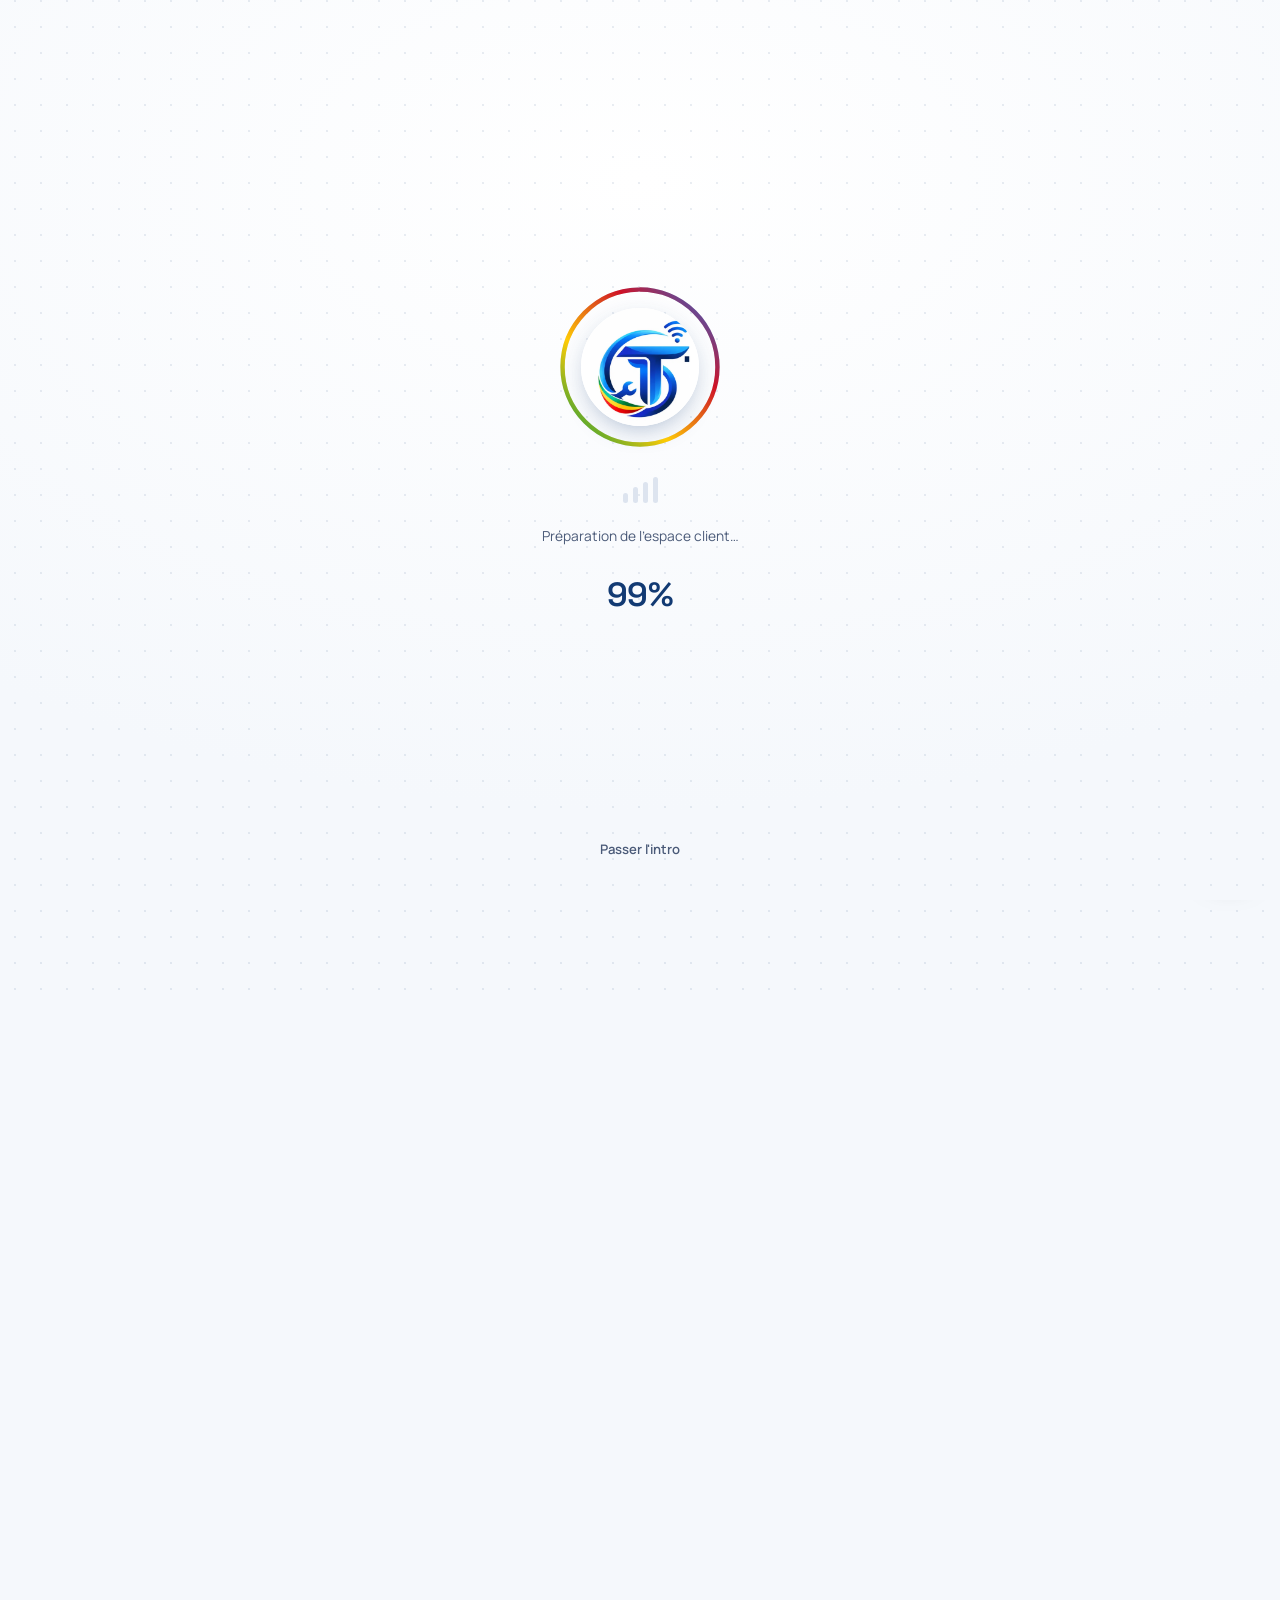
<file: article-digitaliser-sans-bousculer.html>
<!DOCTYPE html>
<html lang="fr">
<head>
<meta charset="UTF-8">
<script>
(function(){
  try{
    var seen = sessionStorage.getItem('tekatech_intro_seen') === '1';
    var reduced = window.matchMedia && window.matchMedia('(prefers-reduced-motion: reduce)').matches;
    document.documentElement.classList.add(seen || reduced ? 'no-intro' : 'is-loading');
  }catch(e){}
})();
</script>
<meta name="viewport" content="width=device-width, initial-scale=1.0">
<title>Digitaliser son entreprise sans bousculer les habitudes — TekaTech Congo</title>
<meta name="description" content="La transformation numérique réussit mieux par étapes progressives que par un changement brutal de tous les outils à la fois.">
<link rel="canonical" href="https://tekatechcongo.cg/article-digitaliser-sans-bousculer.html">
<meta property="og:type" content="article">
<meta property="og:site_name" content="TekaTech Congo">
<meta property="og:title" content="Digitaliser son entreprise sans bousculer les habitudes — TekaTech Congo">
<meta property="og:description" content="La transformation numérique réussit mieux par étapes progressives que par un changement brutal de tous les outils à la fois.">
<meta property="og:image" content="assets/training.jpg">
<meta property="og:locale" content="fr_FR">
<meta name="twitter:card" content="summary_large_image">
<link rel="icon" type="image/png" sizes="32x32" href="assets/favicon-32.png">
<link rel="icon" type="image/png" sizes="192x192" href="assets/favicon-192.png">
<link rel="apple-touch-icon" href="assets/apple-touch-icon.png">
<link rel="preconnect" href="https://fonts.googleapis.com">
<link href="https://fonts.googleapis.com/css2?family=Manrope:wght@400;500;600;700;800&family=Space+Grotesk:wght@500;600;700&display=swap" rel="stylesheet">
<link rel="stylesheet" href="styles.css">
<link rel="manifest" href="manifest.json">
<meta name="theme-color" content="#123A73">
</head>
<body>

<div id="preloader" class="preloader" role="status" aria-live="polite" aria-label="Chargement du site TekaTech Congo">
  <div class="preloader-grid" aria-hidden="true"></div>
  <div class="preloader-inner">
    <div class="preloader-mark">
      <svg class="preloader-ring" viewBox="0 0 200 200" aria-hidden="true">
        <defs>
          <linearGradient id="preloaderGrad" x1="0%" y1="0%" x2="100%" y2="100%">
            <stop offset="0%" style="stop-color:var(--flag-green)"/>
            <stop offset="35%" style="stop-color:var(--flag-yellow)"/>
            <stop offset="68%" style="stop-color:var(--flag-red)"/>
            <stop offset="100%" style="stop-color:var(--brand-2)"/>
          </linearGradient>
        </defs>
        <circle class="preloader-ring-track" cx="100" cy="100" r="88"></circle>
        <circle id="preloader-ring-fill" class="preloader-ring-fill" cx="100" cy="100" r="88"></circle>
      </svg>
      <div class="preloader-logo-clip">
        <img src="assets/favicon-512.png" alt="" class="preloader-logo">
      </div>
    </div>
    <div class="preloader-bars" aria-hidden="true"><span></span><span></span><span></span><span></span></div>
    <p class="preloader-status" id="preloader-status">Connexion au réseau…</p>
    <div class="preloader-pct" id="preloader-pct" aria-hidden="true">0%</div>
  </div>
  <button type="button" class="preloader-skip" id="preloader-skip">Passer l'intro</button>
</div>

<div class="flagbar" aria-hidden="true"></div>

<header class="site-header">
  <div class="wrap header-inner">
    <a class="brand" href="index.html">
      <img src="assets/logo.png" alt="TekaTech Congo" class="brand-logo">
    </a>
    <nav class="main-nav">
      <a href="index.html#services">Services</a>
      <a href="calculateur-devis.html">Devis express</a>
      <a href="a-propos.html">À propos</a>
      <a href="actualites.html">Actualités</a>
      <a href="applications.html">Applications</a>
      <a href="faq.html">FAQ</a>
      <a href="index.html#contact">Contact</a>
    </nav>
    <a class="btn btn-primary btn-small" href="index.html#contact">Signaler un problème</a>
  </div>
</header>

<main>
  <section class="service-hero">
    <div class="wrap service-hero-inner">
      <div class="reveal">
        <span class="carousel-tag">Solutions digitales</span>
        <h1>Digitaliser son entreprise sans bousculer les habitudes</h1>
        <p class="hero-sub">10 juin 2026</p>
      </div>
      <figure class="service-hero-figure reveal">
        <img src="assets/training.jpg" alt="Formateur accompagnant une stagiaire sur poste informatique" loading="lazy">
      </figure>
    </div>
  </section>

  <section class="service-includes">
    <div class="wrap article-body reveal">
        <p>La digitalisation d'une entreprise est souvent envisagée comme un grand projet qui doit tout changer d'un coup : nouveaux outils, nouveaux processus, nouvelle organisation. Cette approche crée en réalité plus de résistance que de résultats.</p>
        <p>Une équipe habituée à travailler d'une certaine façon depuis des années ne change pas ses habitudes du jour au lendemain simplement parce qu'un nouvel outil est disponible.</p>
        <p>Une approche progressive fonctionne mieux : choisir un seul processus à digitaliser en premier, celui qui pose le plus de problèmes au quotidien, plutôt que de vouloir tout transformer en même temps.</p>
        <p>Ce premier succès, visible et concret, convainc ensuite plus efficacement l'équipe que n'importe quel discours sur les bénéfices théoriques du numérique.</p>
        <p>L'accompagnement humain compte autant que le choix technique : un outil parfaitement adapté mais jamais expliqué finira de toute façon par être délaissé, comme évoqué dans un précédent article.</p>
    </div>
  </section>

  <section class="service-cta reveal">
    <div class="wrap service-cta-inner">
      <div>
        <h2>Une situation qui vous parle&nbsp;?</h2>
        <p>Décrivez-nous votre cas, on vous dira concrètement par où commencer.</p>
      </div>
      <a href="index.html#contact" class="btn btn-primary">Demander un devis</a>
    </div>
  </section>

  <p class="wrap" style="padding: 0 24px 48px;"><a href="actualites.html" class="service-link">Retour aux actualités</a></p>
</main>

<footer class="site-footer">
  <div class="wrap footer-inner">
    <div class="reveal">
      <img src="assets/logo.png" alt="TekaTech Congo" class="footer-logo">
      <p>Produit numérique stratégique d'<a href="https://infotelcom-congo-brazzaville.netlify.app/" target="_blank" rel="noopener" class="brand-link">INFOTELCOM</a>.<br>Brazzaville, République du Congo.</p>
      <p class="footer-contact">
        (+242) 06 849 87 92 · (+242) 06 866 08 21<br>
        contact.infotelcom@gmail.com
      </p>
    </div>
    <div class="footer-cols">
      <div>
        <h4>Services</h4>
        <a href="support-it.html">Support IT</a>
        <a href="reseaux-wifi.html">Réseaux &amp; Wi-Fi</a>
        <a href="videosurveillance.html">Vidéosurveillance</a>
        <a href="solutions-digitales.html">Solutions digitales</a>
        <a href="calculateur-devis.html">Devis express</a>
      </div>
      <div>
        <h4>Entreprise</h4>
        <a href="a-propos.html">À propos</a>
        <a href="actualites.html">Actualités</a>
        <a href="faq.html">FAQ</a>
      </div>
      <div>
        <h4>Assistance</h4>
        <a href="index.html#galerie">Galerie</a>
        <a href="index.html#comment">Comment ça marche</a>
        <a href="index.html#pourquoi">Pourquoi nous</a>
        <a href="espace-client.html">Espace client</a>
        <a href="index.html#contact">Contact</a>
      </div>
    </div>
  </div>
  <div class="wrap footer-bottom">
    <span>© 2026 <a href="https://infotelcom-congo-brazzaville.netlify.app/" target="_blank" rel="noopener" class="brand-link">INFOTELCOM</a> — TekaTech Congo. Tous droits réservés.</span>
    <span class="footer-legal-links"><a href="mentions-legales.html">Mentions légales</a> · <a href="confidentialite.html">Confidentialité</a></span>
  </div>
</footer>

<a href="https://wa.me/33652861159" target="_blank" rel="noopener" class="whatsapp-fab" aria-label="Nous écrire sur WhatsApp">
  <span class="whatsapp-fab-ring"></span>
  <svg viewBox="0 0 32 32" width="26" height="26" fill="currentColor" aria-hidden="true">
    <path d="M16 3C9 3 3.3 8.7 3.3 15.7c0 2.5.7 4.8 1.9 6.8L3 29l6.7-2.1c1.9 1 4.1 1.6 6.3 1.6 7 0 12.7-5.7 12.7-12.7C28.7 8.7 23 3 16 3zm0 23.1c-2 0-3.9-.5-5.6-1.5l-.4-.2-4 1.2 1.2-3.9-.3-.4a10.3 10.3 0 0 1-1.6-5.6C5.3 9.9 10.1 5.1 16 5.1S26.7 9.9 26.7 15.8 21.9 26.1 16 26.1zm5.8-7.7c-.3-.2-1.9-.9-2.1-1-.3-.1-.5-.2-.7.2-.2.3-.8 1-1 1.2-.2.2-.4.2-.7.1-.3-.2-1.3-.5-2.5-1.5-.9-.8-1.5-1.8-1.7-2.1-.2-.3 0-.5.1-.7.1-.1.3-.4.5-.5.2-.2.2-.3.3-.5.1-.2 0-.4 0-.6 0-.2-.7-1.8-1-2.4-.3-.6-.5-.5-.7-.6h-.6c-.2 0-.5.1-.8.4-.3.3-1 1-1 2.5s1.1 2.9 1.2 3.1c.1.2 2.2 3.4 5.4 4.7.8.3 1.4.5 1.8.7.8.2 1.5.2 2 .1.6-.1 1.9-.8 2.2-1.5.3-.7.3-1.3.2-1.5-.1-.2-.3-.3-.6-.4z"/>
  </svg>
</a>

<script src="script.js"></script>
</body>
</html>
</file>
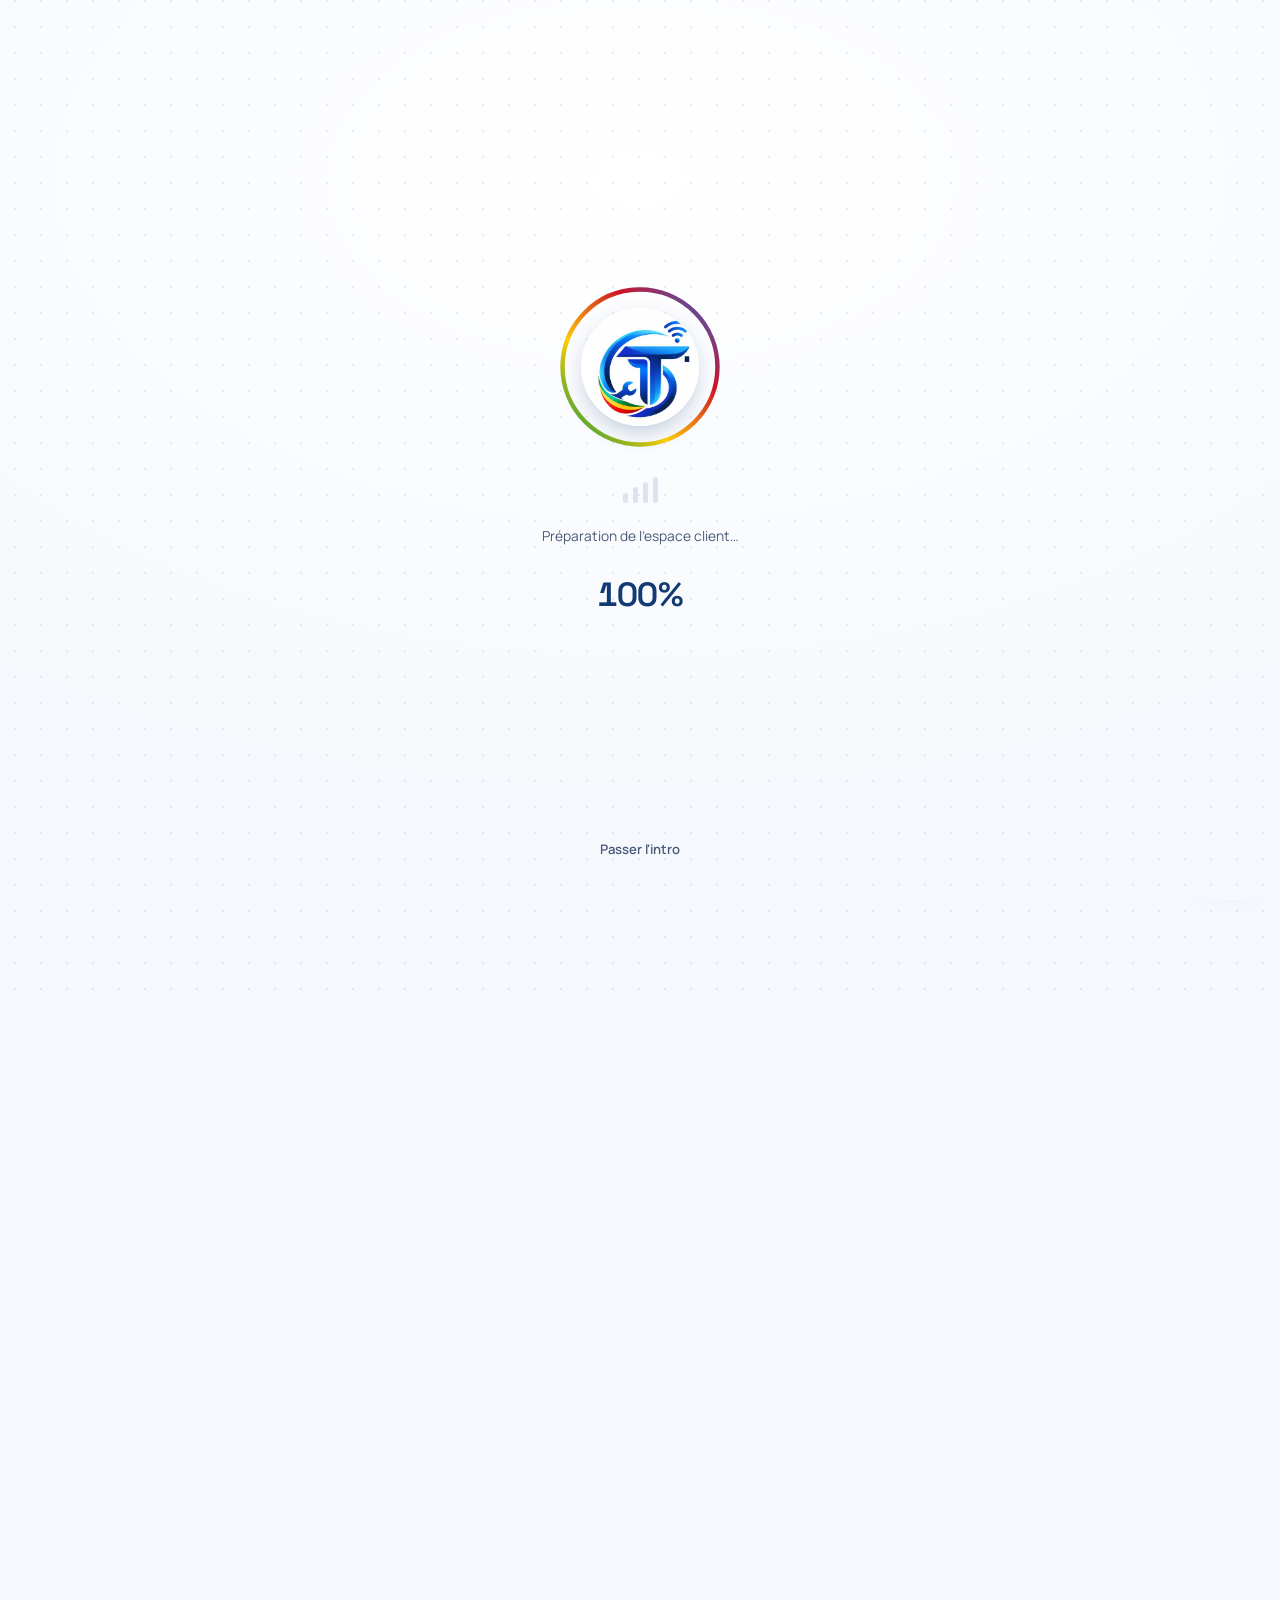
<file: article-formation-numerique.html>
<!DOCTYPE html>
<html lang="fr">
<head>
<meta charset="UTF-8">
<script>
(function(){
  try{
    var seen = sessionStorage.getItem('tekatech_intro_seen') === '1';
    var reduced = window.matchMedia && window.matchMedia('(prefers-reduced-motion: reduce)').matches;
    document.documentElement.classList.add(seen || reduced ? 'no-intro' : 'is-loading');
  }catch(e){}
})();
</script>
<meta name="viewport" content="width=device-width, initial-scale=1.0">
<title>Pourquoi former son équipe change tout (pas seulement acheter des outils) — TekaTech Congo</title>
<meta name="description" content="Un nouvel outil numérique mal accompagné finit rarement utilisé. Pourquoi la formation fait souvent plus de différence que l'achat lui-même.">
<link rel="canonical" href="https://tekatechcongo.cg/article-formation-numerique.html">
<meta property="og:type" content="article">
<meta property="og:site_name" content="TekaTech Congo">
<meta property="og:title" content="Pourquoi former son équipe change tout (pas seulement acheter des outils) — TekaTech Congo">
<meta property="og:description" content="Un nouvel outil numérique mal accompagné finit rarement utilisé. Pourquoi la formation fait souvent plus de différence que l'achat lui-même.">
<meta property="og:image" content="assets/logo.png">
<meta property="og:locale" content="fr_FR">
<meta name="twitter:card" content="summary_large_image">
<link rel="icon" type="image/png" sizes="32x32" href="assets/favicon-32.png">
<link rel="icon" type="image/png" sizes="192x192" href="assets/favicon-192.png">
<link rel="apple-touch-icon" href="assets/apple-touch-icon.png">
<link rel="preconnect" href="https://fonts.googleapis.com">
<link href="https://fonts.googleapis.com/css2?family=Manrope:wght@400;500;600;700;800&family=Space+Grotesk:wght@500;600;700&display=swap" rel="stylesheet">
<link rel="stylesheet" href="styles.css">
<link rel="manifest" href="manifest.json">
<meta name="theme-color" content="#123A73">
</head>
<body>

<div id="preloader" class="preloader" role="status" aria-live="polite" aria-label="Chargement du site TekaTech Congo">
  <div class="preloader-grid" aria-hidden="true"></div>
  <div class="preloader-inner">
    <div class="preloader-mark">
      <svg class="preloader-ring" viewBox="0 0 200 200" aria-hidden="true">
        <defs>
          <linearGradient id="preloaderGrad" x1="0%" y1="0%" x2="100%" y2="100%">
            <stop offset="0%" style="stop-color:var(--flag-green)"/>
            <stop offset="35%" style="stop-color:var(--flag-yellow)"/>
            <stop offset="68%" style="stop-color:var(--flag-red)"/>
            <stop offset="100%" style="stop-color:var(--brand-2)"/>
          </linearGradient>
        </defs>
        <circle class="preloader-ring-track" cx="100" cy="100" r="88"></circle>
        <circle id="preloader-ring-fill" class="preloader-ring-fill" cx="100" cy="100" r="88"></circle>
      </svg>
      <div class="preloader-logo-clip">
        <img src="assets/favicon-512.png" alt="" class="preloader-logo">
      </div>
    </div>
    <div class="preloader-bars" aria-hidden="true"><span></span><span></span><span></span><span></span></div>
    <p class="preloader-status" id="preloader-status">Connexion au réseau…</p>
    <div class="preloader-pct" id="preloader-pct" aria-hidden="true">0%</div>
  </div>
  <button type="button" class="preloader-skip" id="preloader-skip">Passer l'intro</button>
</div>

<div class="flagbar" aria-hidden="true"></div>

<header class="site-header">
  <div class="wrap header-inner">
    <a class="brand" href="index.html">
      <img src="assets/logo.png" alt="TekaTech Congo" class="brand-logo">
    </a>
    <nav class="main-nav">
      <a href="index.html#services">Services</a>
      <a href="calculateur-devis.html">Devis express</a>
      <a href="a-propos.html">À propos</a>
      <a href="actualites.html">Actualités</a>
      <a href="applications.html">Applications</a>
      <a href="faq.html">FAQ</a>
      <a href="index.html#contact">Contact</a>
    </nav>
    <a class="btn btn-primary btn-small" href="index.html#contact">Signaler un problème</a>
  </div>
</header>

<main>
  <section class="service-hero">
    <div class="wrap service-hero-inner">
      <div class="reveal">
        <span class="carousel-tag">Solutions digitales</span>
        <h1>Pourquoi former son équipe change tout (pas seulement acheter des outils)</h1>
        <p class="hero-sub">15 juin 2026</p>
      </div>
      <figure class="service-hero-figure reveal">
        <img src="assets/training.jpg" alt="Formateur accompagnant une stagiaire sur poste informatique" loading="lazy">
      </figure>
    </div>
  </section>

  <section class="service-includes">
    <div class="wrap article-body reveal">
        <p>Beaucoup d'entreprises investissent dans un nouvel outil numérique — logiciel de gestion, site web, tableau de suivi — en pensant que l'essentiel est de bien le choisir. Dans la pratique, l'essentiel se joue souvent après l'installation.</p>
        <p>Un outil non expliqué est un outil sous-utilisé. Sans un minimum de formation, chacun continue à faire à sa manière, souvent en revenant aux anciennes habitudes — papier, mémoire, fichiers dispersés.</p>
        <p>La formation ne signifie pas un long séminaire théorique. Le plus efficace reste souvent une prise en main courte et concrète, sur les tâches réelles de chacun, au moment où l'outil est mis en place.</p>
        <p>C'est aussi une question d'autonomie : une équipe formée peut résoudre elle-même les petits blocages du quotidien, au lieu de dépendre systématiquement d'un prestataire pour la moindre question.</p>
        <p>À l'inverse, une équipe livrée à elle-même face à un nouvel outil finit par le juger « trop compliqué » — alors que le problème n'était pas l'outil, mais l'absence d'accompagnement au moment où elle en avait besoin.</p>
    </div>
  </section>

  <section class="service-cta reveal">
    <div class="wrap service-cta-inner">
      <div>
        <h2>Une situation qui vous parle&nbsp;?</h2>
        <p>Décrivez-nous votre cas, on vous dira concrètement par où commencer.</p>
      </div>
      <a href="index.html#contact" class="btn btn-primary">Demander un devis</a>
    </div>
  </section>

  <p class="wrap" style="padding: 0 24px 48px;"><a href="actualites.html" class="service-link">Retour aux actualités</a></p>
</main>

<footer class="site-footer">
  <div class="wrap footer-inner">
    <div class="reveal">
      <img src="assets/logo.png" alt="TekaTech Congo" class="footer-logo">
      <p>Produit numérique stratégique d'<a href="https://infotelcom-congo-brazzaville.netlify.app/" target="_blank" rel="noopener" class="brand-link">INFOTELCOM</a>.<br>Brazzaville, République du Congo.</p>
      <p class="footer-contact">
        (+242) 06 849 87 92 · (+242) 06 866 08 21<br>
        contact.infotelcom@gmail.com
      </p>
    </div>
    <div class="footer-cols">
      <div>
        <h4>Services</h4>
        <a href="support-it.html">Support IT</a>
        <a href="reseaux-wifi.html">Réseaux &amp; Wi-Fi</a>
        <a href="videosurveillance.html">Vidéosurveillance</a>
        <a href="solutions-digitales.html">Solutions digitales</a>
        <a href="calculateur-devis.html">Devis express</a>
      </div>
      <div>
        <h4>Entreprise</h4>
        <a href="a-propos.html">À propos</a>
        <a href="actualites.html">Actualités</a>
        <a href="faq.html">FAQ</a>
      </div>
      <div>
        <h4>Assistance</h4>
        <a href="index.html#galerie">Galerie</a>
        <a href="index.html#comment">Comment ça marche</a>
        <a href="index.html#pourquoi">Pourquoi nous</a>
        <a href="espace-client.html">Espace client</a>
        <a href="index.html#contact">Contact</a>
      </div>
    </div>
  </div>
  <div class="wrap footer-bottom">
    <span>© 2026 <a href="https://infotelcom-congo-brazzaville.netlify.app/" target="_blank" rel="noopener" class="brand-link">INFOTELCOM</a> — TekaTech Congo. Tous droits réservés.</span>
    <span class="footer-legal-links"><a href="mentions-legales.html">Mentions légales</a> · <a href="confidentialite.html">Confidentialité</a></span>
  </div>
</footer>

<a href="https://wa.me/33652861159" target="_blank" rel="noopener" class="whatsapp-fab" aria-label="Nous écrire sur WhatsApp">
  <span class="whatsapp-fab-ring"></span>
  <svg viewBox="0 0 32 32" width="26" height="26" fill="currentColor" aria-hidden="true">
    <path d="M16 3C9 3 3.3 8.7 3.3 15.7c0 2.5.7 4.8 1.9 6.8L3 29l6.7-2.1c1.9 1 4.1 1.6 6.3 1.6 7 0 12.7-5.7 12.7-12.7C28.7 8.7 23 3 16 3zm0 23.1c-2 0-3.9-.5-5.6-1.5l-.4-.2-4 1.2 1.2-3.9-.3-.4a10.3 10.3 0 0 1-1.6-5.6C5.3 9.9 10.1 5.1 16 5.1S26.7 9.9 26.7 15.8 21.9 26.1 16 26.1zm5.8-7.7c-.3-.2-1.9-.9-2.1-1-.3-.1-.5-.2-.7.2-.2.3-.8 1-1 1.2-.2.2-.4.2-.7.1-.3-.2-1.3-.5-2.5-1.5-.9-.8-1.5-1.8-1.7-2.1-.2-.3 0-.5.1-.7.1-.1.3-.4.5-.5.2-.2.2-.3.3-.5.1-.2 0-.4 0-.6 0-.2-.7-1.8-1-2.4-.3-.6-.5-.5-.7-.6h-.6c-.2 0-.5.1-.8.4-.3.3-1 1-1 2.5s1.1 2.9 1.2 3.1c.1.2 2.2 3.4 5.4 4.7.8.3 1.4.5 1.8.7.8.2 1.5.2 2 .1.6-.1 1.9-.8 2.2-1.5.3-.7.3-1.3.2-1.5-.1-.2-.3-.3-.6-.4z"/>
  </svg>
</a>

<script src="script.js"></script>
</body>
</html>
</file>
<file: styles.css>
:root {
  --ink: #0B1B33;
  --ink-soft: #4A5A78;
  --brand: #123A73;
  --brand-2: #1E6FE0;
  --accent: #3FA9F5;
  --bg: #F5F8FC;
  --surface: #FFFFFF;
  --line: #DDE4EF;
  --flag-green: #009543;
  --flag-yellow: #FFCB05;
  --flag-red: #CE1126;
  --radius: 14px;
  --serif: 'Space Grotesk', sans-serif;
  --sans: 'Manrope', sans-serif;
}

* { box-sizing: border-box; }

html { scroll-behavior: smooth; }

@media (prefers-reduced-motion: reduce) {
  html { scroll-behavior: auto; }
  * { animation-duration: 0.001ms !important; transition-duration: 0.001ms !important; }
}

body {
  margin: 0;
  font-family: var(--sans);
  color: var(--ink);
  background: var(--bg);
  line-height: 1.55;
}

h1, h2, h3 {
  font-family: var(--serif);
  color: var(--ink);
  margin: 0 0 0.5em;
  line-height: 1.15;
}

p { margin: 0 0 1em; color: var(--ink-soft); max-width: 62ch; }

a { color: inherit; }

.wrap {
  max-width: 1160px;
  margin: 0 auto;
  padding: 0 24px;
}

.flagbar {
  height: 5px;
  width: 100%;
  background: linear-gradient(90deg, var(--flag-green) 0 33.3%, var(--flag-yellow) 33.3% 66.6%, var(--flag-red) 66.6% 100%);
  background-size: 200% 100%;
  animation: flagshine 7s linear infinite;
}

@keyframes flagshine {
  0% { background-position: 0% 0; }
  100% { background-position: -200% 0; }
}

/* Header */
.site-header {
  background: var(--surface);
  border-bottom: 1px solid var(--line);
  position: sticky;
  top: 0;
  z-index: 20;
}

.header-inner {
  display: flex;
  align-items: center;
  gap: 32px;
  padding-top: 14px;
  padding-bottom: 14px;
}

.brand-logo { height: 40px; display: block; }

.main-nav {
  display: flex;
  gap: 22px;
  margin-left: auto;
  font-weight: 600;
  font-size: 0.92rem;
}

.main-nav a {
  text-decoration: none;
  color: var(--brand);
  position: relative;
  padding-bottom: 4px;
}

.main-nav a::after {
  content: '';
  position: absolute;
  left: 0;
  right: 100%;
  bottom: 0;
  height: 2px;
  background: var(--brand-2);
  transition: right 0.25s ease;
}

.main-nav a:hover::after,
.main-nav a.is-active::after { right: 0; }

.main-nav a:hover { color: var(--brand-2); }
.main-nav a.is-active { color: var(--brand-2); }

.btn {
  display: inline-flex;
  align-items: center;
  justify-content: center;
  gap: 10px;
  padding: 13px 26px;
  border-radius: 999px;
  font-weight: 700;
  font-size: 0.95rem;
  text-decoration: none;
  border: 2px solid transparent;
  cursor: pointer;
  position: relative;
  overflow: hidden;
  transition: transform 0.15s ease, background 0.15s ease, border-color 0.15s ease, box-shadow 0.2s ease;
}

.btn:hover { transform: translateY(-2px); }
.btn:active { transform: translateY(0); }

.btn:focus-visible {
  outline: 3px solid var(--accent);
  outline-offset: 2px;
}

.btn-primary {
  background: var(--brand);
  color: #fff;
  box-shadow: 0 10px 24px -12px rgba(18, 58, 115, 0.7);
}
.btn-primary:hover { background: var(--brand-2); box-shadow: 0 14px 30px -12px rgba(30, 111, 224, 0.65); }

.btn-ghost {
  background: transparent;
  border-color: var(--brand);
  color: var(--brand);
}
.btn-ghost:hover { border-color: var(--brand-2); color: var(--brand-2); }

.btn-small { padding: 10px 20px; font-size: 0.85rem; }

.btn-spinner {
  width: 15px;
  height: 15px;
  border-radius: 50%;
  border: 2px solid rgba(255,255,255,0.4);
  border-top-color: #fff;
  display: none;
  animation: spin 0.7s linear infinite;
}

.btn.is-loading .btn-spinner { display: inline-block; }
.btn.is-loading .btn-label { opacity: 0.7; }

@keyframes spin { to { transform: rotate(360deg); } }

/* Hero */
.hero { padding: 72px 0 88px; position: relative; overflow: hidden; }

.hero-canvas {
  position: absolute;
  inset: 0;
  width: 100%;
  height: 100%;
  z-index: 0;
  opacity: 0.55;
}

.hero-inner { position: relative; z-index: 1; }

.hero-inner {
  display: grid;
  grid-template-columns: 1.1fr 0.9fr;
  gap: 56px;
  align-items: center;
}

.hero h1 {
  font-size: clamp(2.1rem, 4vw, 3.1rem);
  max-width: 16ch;
}

.hero-sub { font-size: 1.08rem; max-width: 52ch; }

.hero-actions { display: flex; gap: 14px; flex-wrap: wrap; margin: 28px 0 18px; }

.hero-note { font-size: 0.85rem; color: var(--ink-soft); max-width: 46ch; }

.hero-panel {
  background: var(--surface);
  border: 1px solid var(--line);
  border-radius: var(--radius);
  padding: 22px;
  display: flex;
  flex-direction: column;
  gap: 14px;
  box-shadow: 0 20px 44px -28px rgba(18, 58, 115, 0.45);
  transition: transform 0.2s ease, box-shadow 0.2s ease;
  transform-style: preserve-3d;
  will-change: transform;
}

.hero-panel.tilt:hover {
  box-shadow: 0 28px 56px -24px rgba(18, 58, 115, 0.5);
}

.panel-row {
  display: flex;
  gap: 14px;
  align-items: flex-start;
  padding: 12px 10px;
  border-radius: 10px;
}

.panel-row + .panel-row { border-top: 1px solid var(--line); }

.panel-dot {
  width: 10px;
  height: 10px;
  border-radius: 50%;
  background: var(--accent);
  margin-top: 7px;
  flex-shrink: 0;
}

.panel-row strong {
  display: block;
  font-size: 0.95rem;
  color: var(--ink);
}

.panel-row span {
  font-size: 0.82rem;
  color: var(--brand-2);
  font-weight: 600;
}

/* Services */
.services { padding: 72px 0; }

.section-sub { font-size: 1.02rem; }

.service-grid {
  display: grid;
  grid-template-columns: repeat(4, 1fr);
  gap: 18px;
  margin-top: 36px;
}

.service-card {
  background: var(--surface);
  border: 1px solid var(--line);
  border-radius: var(--radius);
  padding: 26px 22px;
  position: relative;
  overflow: hidden;
  display: flex;
  flex-direction: column;
  align-items: flex-start;
  transition: transform 0.2s ease, box-shadow 0.2s ease;
  will-change: transform;
}

.service-card::before {
  content: '';
  position: absolute;
  top: 0;
  left: 0;
  height: 4px;
  width: 0%;
  background: linear-gradient(90deg, var(--flag-green), var(--flag-yellow), var(--flag-red));
  transition: width 0.35s ease;
}

.service-card:hover {
  transform: translateY(-6px);
  box-shadow: 0 24px 44px -26px rgba(18, 58, 115, 0.4);
}

.service-card:hover::before { width: 100%; }

.service-card h3 { font-size: 1.15rem; margin-bottom: 0.4em; }
.service-card p { font-size: 0.94rem; margin: 0 0 14px; }

.service-link {
  font-size: 0.88rem;
  font-weight: 700;
  color: var(--brand-2);
  text-decoration: none;
  position: relative;
  padding-bottom: 2px;
  margin-top: auto;
}

.service-link::after {
  content: '';
  position: absolute;
  left: 0;
  right: 100%;
  bottom: 0;
  height: 2px;
  background: var(--brand-2);
  transition: right 0.25s ease;
}

.service-link:hover::after { right: 0; }

/* Comment ça marche */
.comment { padding: 72px 0; background: var(--surface); border-top: 1px solid var(--line); border-bottom: 1px solid var(--line); }

.steps {
  list-style: none;
  margin: 36px 0 0;
  padding: 0;
  display: grid;
  grid-template-columns: repeat(4, 1fr);
  gap: 24px;
}

.steps li { display: flex; flex-direction: column; gap: 12px; }

.step-index {
  font-family: var(--serif);
  font-size: 1.6rem;
  font-weight: 600;
  color: var(--brand-2);
}

.steps h3 { font-size: 1.02rem; }
.steps p { font-size: 0.92rem; margin: 0; }

/* Pourquoi */
.pourquoi { padding: 72px 0; }

.trait-grid {
  display: grid;
  grid-template-columns: repeat(3, 1fr);
  gap: 28px 32px;
  margin-top: 36px;
}

.trait h3 {
  font-size: 1.05rem;
  border-left: 3px solid var(--flag-green);
  padding-left: 12px;
}

.trait:nth-child(2n) h3 { border-left-color: var(--flag-yellow); }
.trait:nth-child(3n) h3 { border-left-color: var(--flag-red); }

.trait p { font-size: 0.93rem; margin: 0; }

/* Contact */
.contact { padding: 72px 0 96px; background: var(--surface); border-top: 1px solid var(--line); }

.contact-inner {
  display: grid;
  grid-template-columns: 0.95fr 1.05fr;
  gap: 48px;
}

.contact-details { display: flex; flex-direction: column; gap: 14px; margin-top: 24px; }

.contact-details a,
.contact-details .contact-static {
  display: flex;
  flex-direction: column;
  gap: 2px;
  padding: 12px 14px;
  border-bottom: 1px solid var(--line);
  text-decoration: none;
  border-radius: 8px;
  transition: background 0.15s ease, transform 0.15s ease;
}

.contact-details a:hover {
  background: var(--bg);
  transform: translateX(4px);
}

.contact-details span { font-size: 0.82rem; color: var(--ink-soft); font-weight: 600; }
.contact-details strong { font-size: 1rem; color: var(--ink); }

.contact-form {
  background: var(--bg);
  border: 1px solid var(--line);
  border-radius: var(--radius);
  padding: 28px;
  display: flex;
  flex-direction: column;
  gap: 16px;
}

.contact-form label {
  display: flex;
  flex-direction: column;
  gap: 6px;
  font-size: 0.88rem;
  font-weight: 600;
  color: var(--ink);
}

.contact-form input,
.contact-form select,
.contact-form textarea {
  font-family: var(--sans);
  font-size: 0.95rem;
  padding: 11px 12px;
  border-radius: 8px;
  border: 1px solid var(--line);
  background: var(--surface);
  color: var(--ink);
  resize: vertical;
}

.contact-form input:focus,
.contact-form select:focus,
.contact-form textarea:focus {
  outline: 2px solid var(--accent);
  outline-offset: 1px;
  border-color: var(--accent);
}

.form-status {
  font-size: 0.9rem;
  font-weight: 600;
  color: var(--flag-green);
  min-height: 1.2em;
  margin: 0;
}

.form-status.is-error { color: var(--flag-red); }

/* Footer */
.site-footer {
  background: var(--ink);
  color: #C9D4E6;
  padding: 56px 0 0;
}

.footer-inner {
  display: grid;
  grid-template-columns: 0.9fr 1.5fr;
  gap: 40px;
  padding-bottom: 40px;
}

.footer-logo {
  height: 34px;
  margin-bottom: 14px;
  background: #fff;
  padding: 6px 10px;
  border-radius: 8px;
  display: inline-block;
}

.footer-inner p { color: #A9B7CE; font-size: 0.9rem; }
.footer-contact { margin-top: 10px; line-height: 1.7; }

.footer-cols { display: flex; gap: 36px; flex-wrap: wrap; }

.footer-cols h4 { font-family: var(--sans); font-size: 0.85rem; color: #fff; margin-bottom: 12px; }

.footer-cols a {
  display: block;
  text-decoration: none;
  color: #A9B7CE;
  font-size: 0.9rem;
  margin-bottom: 10px;
}
.footer-cols a:hover { color: #fff; }

.footer-bottom {
  border-top: 1px solid rgba(255,255,255,0.12);
  padding: 18px 24px;
  font-size: 0.8rem;
  color: #8496B3;
  display: flex;
  align-items: center;
  justify-content: space-between;
  gap: 12px;
  flex-wrap: wrap;
}

.footer-legal-links a {
  color: #8496B3;
  text-decoration: none;
  margin: 0 2px;
}
.footer-legal-links a:hover { color: #fff; }

/* WhatsApp floating button */
.whatsapp-fab {
  position: fixed;
  right: 22px;
  bottom: 22px;
  width: 58px;
  height: 58px;
  border-radius: 50%;
  background: #25D366;
  color: #fff;
  display: flex;
  align-items: center;
  justify-content: center;
  box-shadow: 0 14px 28px -12px rgba(0,0,0,0.5);
  z-index: 40;
  transition: transform 0.15s ease;
}

.whatsapp-fab:hover { transform: scale(1.08); }

.whatsapp-fab-ring {
  position: absolute;
  inset: 0;
  border-radius: 50%;
  border: 2px solid #25D366;
  animation: pulse-ring 2.2s ease-out infinite;
}

@keyframes pulse-ring {
  0% { transform: scale(1); opacity: 0.6; }
  100% { transform: scale(1.6); opacity: 0; }
}

/* Scroll reveal */
.reveal {
  opacity: 1;
  transform: none;
}

body.reveal-armed .reveal {
  opacity: 0;
  transform: translateY(22px);
  transition: opacity 0.6s ease, transform 0.6s ease;
}

body.reveal-armed .reveal.is-visible {
  opacity: 1;
  transform: none;
}

.service-grid .reveal:nth-child(1) { transition-delay: 0.02s; }
.service-grid .reveal:nth-child(2) { transition-delay: 0.09s; }
.service-grid .reveal:nth-child(3) { transition-delay: 0.16s; }
.service-grid .reveal:nth-child(4) { transition-delay: 0.23s; }

.steps .reveal:nth-child(1) { transition-delay: 0.02s; }
.steps .reveal:nth-child(2) { transition-delay: 0.09s; }
.steps .reveal:nth-child(3) { transition-delay: 0.16s; }
.steps .reveal:nth-child(4) { transition-delay: 0.23s; }

.trait-grid .reveal:nth-child(1) { transition-delay: 0.02s; }
.trait-grid .reveal:nth-child(2) { transition-delay: 0.07s; }
.trait-grid .reveal:nth-child(3) { transition-delay: 0.12s; }
.trait-grid .reveal:nth-child(4) { transition-delay: 0.17s; }
.trait-grid .reveal:nth-child(5) { transition-delay: 0.22s; }
.trait-grid .reveal:nth-child(6) { transition-delay: 0.27s; }

/* Gallery */
.gallery { padding: 72px 0; background: var(--surface); border-top: 1px solid var(--line); border-bottom: 1px solid var(--line); }

.gallery-grid {
  display: grid;
  grid-template-columns: repeat(4, 1fr);
  grid-auto-rows: 200px;
  gap: 14px;
  margin-top: 36px;
}

.gallery-span-2 { grid-column: span 2; }

.gallery-item {
  position: relative;
  overflow: hidden;
  border-radius: var(--radius);
  margin: 0;
  background: var(--bg);
}

.gallery-item img {
  width: 100%;
  height: 100%;
  object-fit: cover;
  display: block;
  transition: transform 0.5s ease;
}

.gallery-item:hover img { transform: scale(1.08); }

.gallery-item figcaption {
  position: absolute;
  left: 0;
  right: 0;
  bottom: 0;
  padding: 14px 16px;
  font-size: 0.85rem;
  font-weight: 600;
  color: #fff;
  background: linear-gradient(0deg, rgba(11,27,51,0.85), rgba(11,27,51,0));
  transform: translateY(8px);
  opacity: 0;
  transition: transform 0.25s ease, opacity 0.25s ease;
}

.gallery-item:hover figcaption,
.gallery-item:focus-within figcaption {
  transform: translateY(0);
  opacity: 1;
}

/* Carousel */
.carousel-section { padding: 72px 0; }

.carousel {
  position: relative;
  overflow: hidden;
  border-radius: var(--radius);
  background: var(--surface);
  border: 1px solid var(--line);
  margin-top: 32px;
}

.carousel-track {
  display: flex;
  transition: transform 0.5s ease;
}

.carousel-slide {
  flex: 0 0 100%;
  box-sizing: border-box;
  padding: 48px 84px;
}

.carousel-tag {
  display: inline-block;
  font-size: 0.8rem;
  font-weight: 700;
  color: var(--brand-2);
  border-left: 3px solid var(--flag-yellow);
  padding-left: 10px;
  margin-bottom: 14px;
}

.carousel-slide h3 { font-size: 1.4rem; max-width: 26ch; }
.carousel-slide p { font-size: 1rem; max-width: 56ch; }

.carousel-arrow {
  position: absolute;
  top: 50%;
  transform: translateY(-50%);
  width: 40px;
  height: 40px;
  border-radius: 50%;
  border: 1px solid var(--line);
  background: var(--surface);
  color: var(--brand);
  font-size: 1.4rem;
  line-height: 1;
  cursor: pointer;
  display: flex;
  align-items: center;
  justify-content: center;
  transition: background 0.15s ease, color 0.15s ease;
}

.carousel-arrow:hover { background: var(--brand); color: #fff; }
.carousel-prev { left: 16px; }
.carousel-next { right: 16px; }

.carousel-dots {
  display: flex;
  justify-content: center;
  gap: 8px;
  padding-bottom: 22px;
}

.carousel-dots button {
  width: 8px;
  height: 8px;
  border-radius: 50%;
  border: none;
  background: var(--line);
  cursor: pointer;
  padding: 0;
  transition: background 0.2s ease, width 0.2s ease;
}

.carousel-dots button.is-active {
  background: var(--brand-2);
  width: 22px;
  border-radius: 999px;
}
@media (max-width: 900px) {
  .main-nav { display: none; }
  .hero-inner { grid-template-columns: 1fr; }
  .service-grid { grid-template-columns: repeat(2, 1fr); }
  .steps { grid-template-columns: repeat(2, 1fr); }
  .trait-grid { grid-template-columns: repeat(2, 1fr); }
  .contact-inner { grid-template-columns: 1fr; }
  .footer-inner { grid-template-columns: 1fr; }
  .gallery-grid { grid-template-columns: repeat(2, 1fr); grid-auto-rows: 170px; }
  .gallery-span-2 { grid-column: span 2; }
  .carousel-slide { padding: 40px 56px; }
}

@media (max-width: 560px) {
  .service-grid, .steps, .trait-grid { grid-template-columns: 1fr; }
  .hero-actions { flex-direction: column; align-items: stretch; }
  .gallery-grid { grid-template-columns: 1fr; grid-auto-rows: 200px; }
  .gallery-span-2 { grid-column: span 1; }
  .carousel-slide { padding: 32px 44px; }
  .carousel-arrow { width: 34px; height: 34px; font-size: 1.2rem; }
}

/* Service detail pages */
.service-hero { padding: 64px 0 72px; }

.service-hero-inner {
  display: grid;
  grid-template-columns: 1.05fr 0.95fr;
  gap: 48px;
  align-items: center;
}

.service-hero h1 {
  font-size: clamp(1.9rem, 3.4vw, 2.6rem);
  max-width: 18ch;
  margin-top: 0.3em;
}

.service-hero-figure {
  margin: 0;
  border-radius: var(--radius);
  overflow: hidden;
  position: relative;
  box-shadow: 0 20px 44px -28px rgba(18, 58, 115, 0.45);
}

.service-hero-figure img {
  width: 100%;
  height: 320px;
  object-fit: cover;
  display: block;
}

.service-hero-figure figcaption {
  position: absolute;
  left: 0;
  right: 0;
  bottom: 0;
  padding: 12px 16px;
  font-size: 0.82rem;
  font-weight: 600;
  color: #fff;
  background: linear-gradient(0deg, rgba(11,27,51,0.8), rgba(11,27,51,0));
}

.service-includes {
  padding: 56px 0;
  background: var(--surface);
  border-top: 1px solid var(--line);
  border-bottom: 1px solid var(--line);
}

.check-list {
  list-style: none;
  margin: 28px 0 0;
  padding: 0;
  display: grid;
  grid-template-columns: repeat(2, 1fr);
  gap: 14px 28px;
  max-width: 900px;
}

.check-list li {
  display: flex;
  align-items: flex-start;
  gap: 12px;
  font-size: 0.98rem;
  color: var(--ink);
}

.check-dot {
  flex-shrink: 0;
  width: 20px;
  height: 20px;
  border-radius: 50%;
  margin-top: 2px;
  background: var(--brand-2);
  position: relative;
}

.check-dot::after {
  content: '';
  position: absolute;
  left: 6px;
  top: 3px;
  width: 5px;
  height: 9px;
  border-right: 2px solid #fff;
  border-bottom: 2px solid #fff;
  transform: rotate(45deg);
}

.service-cases { padding: 56px 0; }

.case-grid {
  display: grid;
  grid-template-columns: repeat(3, 1fr);
  gap: 18px;
  margin-top: 32px;
}

.case-card {
  background: var(--surface);
  border: 1px solid var(--line);
  border-radius: var(--radius);
  padding: 22px 20px;
}

.case-card h3 { font-size: 1.02rem; margin-bottom: 0.4em; }
.case-card p { font-size: 0.9rem; margin: 0; }

.service-cta {
  padding: 56px 0 72px;
  background: var(--surface);
  border-top: 1px solid var(--line);
}

.service-cta-inner {
  display: flex;
  align-items: center;
  justify-content: space-between;
  gap: 32px;
  flex-wrap: wrap;
}

.service-cta h2 { margin-bottom: 0.3em; }
.service-cta p { margin: 0; max-width: 52ch; }

@media (max-width: 900px) {
  .service-hero-inner { grid-template-columns: 1fr; }
  .check-list { grid-template-columns: 1fr; }
  .case-grid { grid-template-columns: 1fr; }
}

/* Espace client — dashboard preview mock */
.dashboard-preview {
  position: relative;
  border-radius: var(--radius);
  overflow: hidden;
  box-shadow: 0 20px 44px -28px rgba(18, 58, 115, 0.45);
  border: 1px solid var(--line);
}

.dashboard-mock {
  filter: blur(2px) saturate(0.85);
  opacity: 0.75;
  background: var(--surface);
  padding: 22px;
  display: flex;
  flex-direction: column;
  gap: 14px;
  pointer-events: none;
  user-select: none;
}

.dashboard-mock-row { display: flex; gap: 14px; }

.dashboard-mock-card {
  flex: 1;
  background: var(--bg);
  border: 1px solid var(--line);
  border-radius: 10px;
  padding: 16px;
  display: flex;
  flex-direction: column;
  gap: 6px;
}

.dashboard-mock-card.wide { flex: 1 1 100%; }

.dashboard-mock-label { font-size: 0.72rem; font-weight: 700; color: var(--ink-soft); text-transform: uppercase; letter-spacing: 0.04em; }
.dashboard-mock-card strong { font-size: 1rem; color: var(--ink); }
.dashboard-mock-status { font-size: 0.82rem; color: var(--brand-2); font-weight: 600; }

.dashboard-mock-line {
  height: 10px;
  border-radius: 6px;
  background: var(--line);
  margin-top: 6px;
}
.dashboard-mock-line.short { width: 60%; }

.dashboard-lockbadge {
  position: absolute;
  top: 16px;
  right: 16px;
  z-index: 2;
  background: var(--ink);
  color: #fff;
  font-size: 0.78rem;
  font-weight: 700;
  padding: 8px 14px;
  border-radius: 999px;
  box-shadow: 0 10px 20px -10px rgba(0,0,0,0.4);
}

.main-nav a.is-active::after { right: 0; }

/* Scroll progress bar */
.scroll-progress {
  position: fixed;
  top: 0;
  left: 0;
  height: 3px;
  width: 0%;
  background: linear-gradient(90deg, var(--flag-green), var(--flag-yellow), var(--flag-red), var(--brand-2));
  z-index: 100;
  transition: width 0.1s linear;
}

/* Magnetic buttons */
.btn-primary { transition: transform 0.12s ease, background 0.15s ease, box-shadow 0.2s ease; }

/* Confetti */
.confetti-piece {
  position: fixed;
  width: 7px;
  height: 10px;
  border-radius: 2px;
  pointer-events: none;
  z-index: 200;
  animation: confetti-fly 0.9s ease-out forwards;
}

@keyframes confetti-fly {
  0% { transform: translate(0, 0) rotate(0deg); opacity: 1; }
  100% { transform: translate(var(--dx), var(--dy)) rotate(var(--rot)); opacity: 0; }
}

/* FAQ accordion */
.faq-list { margin-top: 32px; display: flex; flex-direction: column; gap: 12px; }

.faq-item {
  background: var(--surface);
  border: 1px solid var(--line);
  border-radius: var(--radius);
  overflow: hidden;
}

.faq-question {
  width: 100%;
  text-align: left;
  background: none;
  border: none;
  cursor: pointer;
  padding: 18px 22px;
  display: flex;
  align-items: center;
  justify-content: space-between;
  gap: 16px;
  font-family: var(--sans);
  font-size: 1rem;
  font-weight: 700;
  color: var(--ink);
}

.faq-chevron {
  flex-shrink: 0;
  width: 22px;
  height: 22px;
  border-radius: 50%;
  background: var(--bg);
  display: flex;
  align-items: center;
  justify-content: center;
  transition: transform 0.3s ease;
  font-size: 0.85rem;
  color: var(--brand-2);
}

.faq-item.is-open .faq-chevron { transform: rotate(135deg); }

.faq-answer {
  max-height: 0;
  overflow: hidden;
  transition: max-height 0.35s ease;
}

.faq-answer p {
  margin: 0;
  padding: 0 22px 20px;
  font-size: 0.95rem;
  max-width: 68ch;
}

/* Word rotator */
.word-rotate {
  color: var(--brand-2);
  transition: opacity 0.22s ease;
  display: inline-block;
}

/* Blog listing */
.blog-grid {
  display: grid;
  grid-template-columns: repeat(3, 1fr);
  gap: 24px;
  margin-top: 8px;
}

.blog-card {
  background: var(--surface);
  border: 1px solid var(--line);
  border-radius: var(--radius);
  overflow: hidden;
  display: flex;
  flex-direction: column;
  transition: transform 0.2s ease, box-shadow 0.2s ease;
}

.blog-card:hover {
  transform: translateY(-6px);
  box-shadow: 0 24px 44px -26px rgba(18, 58, 115, 0.4);
}

.blog-card-media {
  display: block;
  height: 170px;
  overflow: hidden;
}

.blog-card-media img {
  width: 100%;
  height: 100%;
  object-fit: cover;
  transition: transform 0.4s ease;
}

.blog-card:hover .blog-card-media img { transform: scale(1.06); }

.blog-card-body { padding: 20px; display: flex; flex-direction: column; gap: 8px; flex: 1; }

.blog-card-body h3 { font-size: 1.05rem; margin: 4px 0 2px; }
.blog-card-body h3 a { text-decoration: none; color: var(--ink); }
.blog-card-body h3 a:hover { color: var(--brand-2); }
.blog-card-body p { font-size: 0.9rem; margin: 0; flex: 1; }

.blog-card-meta {
  display: flex;
  align-items: center;
  justify-content: space-between;
  margin-top: 10px;
  font-size: 0.8rem;
  color: var(--ink-soft);
}

/* Article body */
.article-body { max-width: 70ch; }
.article-body p { font-size: 1.02rem; color: var(--ink); margin-bottom: 1.1em; }

@media (max-width: 900px) {
  .blog-grid { grid-template-columns: repeat(2, 1fr); }
}

@media (max-width: 560px) {
  .blog-grid { grid-template-columns: 1fr; }
}

/* Devis express wizard */
.devis-wizard {
  max-width: 720px;
  margin: 8px auto 0;
  background: var(--surface);
  border: 1px solid var(--line);
  border-radius: var(--radius);
  padding: 36px 40px 40px;
}

.devis-progress {
  display: flex;
  justify-content: center;
  gap: 10px;
  margin-bottom: 28px;
}

.devis-progress-dot {
  width: 10px;
  height: 10px;
  border-radius: 50%;
  background: var(--line);
  transition: background 0.2s ease, transform 0.2s ease;
}

.devis-progress-dot.is-active { background: var(--brand-2); transform: scale(1.2); }
.devis-progress-dot.is-done { background: var(--flag-green); }

.devis-step {
  display: none;
}

.devis-step.is-active {
  display: block;
  animation: devis-fade-in 0.35s ease;
}

@keyframes devis-fade-in {
  from { opacity: 0; transform: translateY(10px); }
  to { opacity: 1; transform: translateY(0); }
}

.devis-step h2 { text-align: center; font-size: 1.3rem; margin-bottom: 24px; }

.devis-options {
  display: grid;
  grid-template-columns: repeat(2, 1fr);
  gap: 14px;
}

.devis-option {
  font-family: var(--sans);
  font-size: 0.98rem;
  font-weight: 700;
  color: var(--ink);
  background: var(--bg);
  border: 2px solid var(--line);
  border-radius: 12px;
  padding: 18px 16px;
  cursor: pointer;
  text-align: left;
  transition: border-color 0.15s ease, transform 0.15s ease, background 0.15s ease;
}

.devis-option:hover {
  border-color: var(--brand-2);
  transform: translateY(-3px);
  background: var(--surface);
}

.devis-back {
  margin-top: 22px;
  background: none;
  border: none;
  color: var(--ink-soft);
  font-size: 0.88rem;
  font-weight: 600;
  cursor: pointer;
  text-decoration: underline;
}

.devis-result { text-align: center; }

.devis-result-badge {
  display: inline-block;
  background: var(--brand);
  color: #fff;
  font-size: 0.78rem;
  font-weight: 700;
  padding: 6px 14px;
  border-radius: 999px;
  margin-bottom: 14px;
}

.devis-result h2 { font-size: 1.4rem; }
.devis-result p { max-width: 52ch; margin: 0 auto 14px; }

.devis-disclaimer {
  font-size: 0.82rem;
  color: var(--ink-soft);
  font-style: italic;
}

.devis-result .btn { margin-top: 10px; }

@media (max-width: 560px) {
  .devis-wizard { padding: 28px 20px 32px; }
  .devis-options { grid-template-columns: 1fr; }
}

/* ==========================================================================
   Preloader — plays once per browser session on the homepage
   ========================================================================== */
html.is-loading, html.is-loading body { overflow: hidden; height: 100%; }
html.no-intro #preloader { display: none; }

.preloader {
  position: fixed;
  top: 0; right: 0; bottom: 0; left: 0;
  inset: 0;
  z-index: 9999;
  display: flex;
  align-items: center;
  justify-content: center;
  background: radial-gradient(120% 100% at 50% 20%, #ffffff 0%, var(--bg) 70%);
  clip-path: circle(150% at 50% 42%);
  transition: clip-path 0.75s cubic-bezier(.65,0,.35,1);
  will-change: clip-path;
}
.preloader.is-leaving { clip-path: circle(0% at 50% 42%); pointer-events: none; }

.preloader-grid {
  position: absolute;
  top: -10%; right: -10%; bottom: -10%; left: -10%;
  inset: -10% -10%;
  background-image: radial-gradient(circle, rgba(18,58,115,0.09) 1px, transparent 1px);
  background-size: 26px 26px;
  animation: preloaderDrift 16s linear infinite;
}
@keyframes preloaderDrift {
  from { background-position: 0 0; }
  to   { background-position: 130px 130px; }
}

.preloader-inner {
  position: relative;
  display: flex;
  flex-direction: column;
  align-items: center;
  gap: 22px;
  padding: 24px;
  transition: transform 0.5s ease, opacity 0.4s ease;
}
.preloader.is-leaving .preloader-inner { transform: scale(1.08); opacity: 0; }

.preloader-mark {
  position: relative;
  width: 176px;
  height: 176px;
  display: flex;
  align-items: center;
  justify-content: center;
  animation: preloaderMarkIn 0.7s cubic-bezier(.2,.8,.2,1) both;
}
@keyframes preloaderMarkIn {
  from { opacity: 0; transform: scale(0.82); }
  to   { opacity: 1; transform: scale(1); }
}

.preloader-ring { position: absolute; inset: 0; width: 100%; height: 100%; }
.preloader-ring-track,
.preloader-ring-fill {
  fill: none;
  stroke-width: 5;
  transform: rotate(-90deg);
  transform-origin: 50% 50%;
}
.preloader-ring-track { stroke: var(--line); }
.preloader-ring-fill {
  stroke: url(#preloaderGrad);
  stroke-linecap: round;
  transition: stroke-dashoffset 0.12s linear;
}

.preloader-logo-clip {
  width: 118px;
  height: 118px;
  border-radius: 50%;
  overflow: hidden;
  box-shadow: 0 8px 28px -10px rgba(18,58,115,0.45);
  background: #fff;
  animation: preloaderPulse 2.4s ease-in-out infinite;
}
@keyframes preloaderPulse {
  0%, 100% { box-shadow: 0 8px 28px -10px rgba(18,58,115,0.45); }
  50%      { box-shadow: 0 8px 34px -6px rgba(30,111,224,0.55); }
}
.preloader-logo { width: 100%; height: 100%; object-fit: cover; transform: scale(1.32); }

.preloader-bars { display: flex; align-items: flex-end; gap: 5px; height: 26px; }
.preloader-bars span {
  width: 5px;
  border-radius: 3px;
  background: var(--line);
  animation: preloaderBar 1.1s ease-in-out infinite;
}
.preloader-bars span:nth-child(1) { height: 10px; animation-delay: 0s; }
.preloader-bars span:nth-child(2) { height: 16px; animation-delay: 0.14s; }
.preloader-bars span:nth-child(3) { height: 21px; animation-delay: 0.28s; }
.preloader-bars span:nth-child(4) { height: 26px; animation-delay: 0.42s; }
@keyframes preloaderBar {
  0%, 100% { background: var(--line); transform: scaleY(0.75); }
  50%      { background: var(--brand-2); transform: scaleY(1); }
}

.preloader-status {
  margin: 0;
  font-size: 0.86rem;
  color: var(--ink-soft);
  min-height: 1.3em;
  text-align: center;
}
.preloader-pct {
  font-family: var(--serif);
  font-size: 2.1rem;
  font-weight: 600;
  color: var(--brand);
  font-variant-numeric: tabular-nums;
  letter-spacing: -0.02em;
}

.preloader-skip {
  position: absolute;
  bottom: 34px;
  left: 50%;
  transform: translateX(-50%);
  background: transparent;
  border: none;
  color: var(--ink-soft);
  font-family: var(--sans);
  font-size: 0.82rem;
  font-weight: 600;
  cursor: pointer;
  padding: 8px 14px;
  border-radius: 999px;
  transition: color 0.2s ease, background 0.2s ease;
}
.preloader-skip:hover, .preloader-skip:focus-visible { color: var(--brand); background: rgba(18,58,115,0.06); }
.preloader.is-complete .preloader-skip { opacity: 0; pointer-events: none; transition: opacity 0.2s ease; }

@media (max-width: 480px) {
  .preloader-mark { width: 146px; height: 146px; }
  .preloader-logo-clip { width: 98px; height: 98px; }
  .preloader-pct { font-size: 1.7rem; }
}

@media (prefers-reduced-motion: reduce) {
  .preloader { display: none; }
}

/* INFOTELCOM brand link (footer + à propos + mentions légales) */
.brand-link {
  color: inherit;
  text-decoration: underline;
  text-decoration-color: currentColor;
  text-underline-offset: 2px;
  transition: opacity 0.15s ease;
}
.brand-link:hover, .brand-link:focus-visible { opacity: 0.75; }

/* À propos — brand pairing (INFOTELCOM -> TekaTech Congo) */
.brand-pair {
  background: var(--surface);
  border: 1px solid var(--line);
  border-radius: var(--radius);
  padding: 32px 28px;
  display: flex;
  flex-direction: column;
  align-items: center;
  text-align: center;
  gap: 14px;
  box-shadow: 0 20px 44px -28px rgba(18, 58, 115, 0.45);
}

.brand-pair-logo {
  display: flex;
  align-items: center;
  justify-content: center;
  width: 100%;
}

.brand-pair-logo img {
  max-width: 170px;
  max-height: 90px;
  width: auto;
  height: auto;
}

a.brand-pair-logo { transition: opacity 0.15s ease; }
a.brand-pair-logo:hover { opacity: 0.75; }

.brand-pair-connector {
  font-size: 1.3rem;
  color: var(--brand-2);
  font-weight: 700;
}

.brand-pair-caption {
  font-size: 0.85rem;
  color: var(--ink-soft);
  margin: 4px 0 0;
  max-width: 32ch;
}

@media (max-width: 900px) {
  .brand-pair { margin-top: 8px; }
}
</file>
<file: v2.css>
��/ *   T e k a T e c h   C o n g o   V 2   v i s u a l   l a y e r   * /  
 h t m l { s c r o l l - b e h a v i o r : s m o o t h ; t e x t - r e n d e r i n g : o p t i m i z e L e g i b i l i t y ; - w e b k i t - f o n t - s m o o t h i n g : a n t i a l i a s e d }  
 b o d y { f o n t - s y n t h e s i s : n o n e ; o v e r f l o w - x : h i d d e n }  
 i m g { m a x - w i d t h : 1 0 0 % }  
 s e c t i o n [ i d ] { s c r o l l - m a r g i n - t o p : 9 0 p x }  
 . s i t e - h e a d e r { b a c k g r o u n d : r g b a ( 2 5 5 , 2 5 5 , 2 5 5 , . 9 2 ) ; b a c k d r o p - f i l t e r : b l u r ( 1 8 p x ) ; - w e b k i t - b a c k d r o p - f i l t e r : b l u r ( 1 8 p x ) ; b o r d e r - b o t t o m - c o l o r : r g b a ( 2 2 1 , 2 2 8 , 2 3 9 , . 8 2 ) }  
 . h e r o { b a c k g r o u n d : r a d i a l - g r a d i e n t ( c i r c l e   a t   1 2 %   1 5 % , r g b a ( 3 0 , 1 1 1 , 2 2 4 , . 1 3 ) , t r a n s p a r e n t   3 2 % ) , r a d i a l - g r a d i e n t ( c i r c l e   a t   8 5 %   7 0 % , r g b a ( 0 , 1 4 9 , 6 7 , . 0 8 ) , t r a n s p a r e n t   2 8 % ) , l i n e a r - g r a d i e n t ( 1 3 5 d e g , # f 8 f b f f   0 % , # e e f 5 f f   5 5 % , # f 7 f b f f   1 0 0 % ) }  
 . h e r o : : a f t e r { c o n t e n t : ' ' ; p o s i t i o n : a b s o l u t e ; r i g h t : - 1 4 0 p x ; b o t t o m : - 2 2 0 p x ; w i d t h : 5 2 0 p x ; h e i g h t : 5 2 0 p x ; b o r d e r - r a d i u s : 5 0 % ; b o r d e r : 1 p x   s o l i d   r g b a ( 3 0 , 1 1 1 , 2 2 4 , . 1 3 ) ; b o x - s h a d o w : 0   0   0   3 5 p x   r g b a ( 3 0 , 1 1 1 , 2 2 4 , . 0 3 5 ) , 0   0   0   9 0 p x   r g b a ( 3 0 , 1 1 1 , 2 2 4 , . 0 2 ) ; p o i n t e r - e v e n t s : n o n e }  
 . h e r o - c a n v a s { o p a c i t y : . 3 5 } . h e r o   h 1 { l e t t e r - s p a c i n g : - . 0 3 5 e m }  
 . h e r o - p a n e l { b a c k g r o u n d : r g b a ( 2 5 5 , 2 5 5 , 2 5 5 , . 8 2 ) ; b o r d e r : 1 p x   s o l i d   r g b a ( 2 5 5 , 2 5 5 , 2 5 5 , . 9 ) ; b o r d e r - r a d i u s : 2 4 p x ; b o x - s h a d o w : 0   2 8 p x   7 0 p x   - 3 2 p x   r g b a ( 1 8 , 5 8 , 1 1 5 , . 4 8 ) ; b a c k d r o p - f i l t e r : b l u r ( 1 4 p x ) }  
 . p a n e l - r o w { p a d d i n g : 1 4 p x   1 2 p x ; b o r d e r - r a d i u s : 1 4 p x ; b a c k g r o u n d : r g b a ( 2 4 5 , 2 4 8 , 2 5 2 , . 6 8 ) } . p a n e l - r o w + . p a n e l - r o w { b o r d e r - t o p : 0 } . p a n e l - d o t { b o x - s h a d o w : 0   0   0   6 p x   r g b a ( 6 3 , 1 6 9 , 2 4 5 , . 1 2 ) }  
 . s e r v i c e - c a r d { b o r d e r - r a d i u s : 2 0 p x ; t r a n s i t i o n : t r a n s f o r m   . 2 s   e a s e , b o x - s h a d o w   . 2 s   e a s e , b o r d e r - c o l o r   . 2 s   e a s e } . s e r v i c e - c a r d : : b e f o r e { w i d t h : 1 0 0 % ; o p a c i t y : . 9 } . s e r v i c e - c a r d : : a f t e r { c o n t e n t : ' ' ; p o s i t i o n : a b s o l u t e ; w i d t h : 1 0 0 p x ; h e i g h t : 1 0 0 p x ; r i g h t : - 4 8 p x ; t o p : - 4 8 p x ; b o r d e r - r a d i u s : 5 0 % ; b a c k g r o u n d : r g b a ( 3 0 , 1 1 1 , 2 2 4 , . 0 8 ) }  
 . s e r v i c e - c a r d : n t h - c h i l d ( 1 ) : : a f t e r { b a c k g r o u n d : r g b a ( 0 , 1 4 9 , 6 7 , . 1 ) } . s e r v i c e - c a r d : n t h - c h i l d ( 3 ) : : a f t e r { b a c k g r o u n d : r g b a ( 2 0 6 , 1 7 , 3 8 , . 0 8 ) } . s e r v i c e - c a r d : n t h - c h i l d ( 4 ) : : a f t e r { b a c k g r o u n d : r g b a ( 2 5 5 , 2 0 3 , 5 , . 1 4 ) }  
 . s e r v i c e - c a r d : h o v e r { t r a n s f o r m : t r a n s l a t e Y ( - 7 p x ) ; b o x - s h a d o w : 0   2 6 p x   5 0 p x   - 3 0 p x   r g b a ( 1 8 , 5 8 , 1 1 5 , . 4 8 ) ; b o r d e r - c o l o r : # b f d 3 e f } . s e r v i c e - c a r d   h 3 { m a r g i n - t o p : 1 8 p x }  
 . s t e p s   l i { p a d d i n g : 2 2 p x ; b a c k g r o u n d : v a r ( - - b g ) ; b o r d e r : 1 p x   s o l i d   v a r ( - - l i n e ) ; b o r d e r - r a d i u s : 1 8 p x } . c o n t a c t - f o r m { b o r d e r - r a d i u s : 2 0 p x } . g a l l e r y - i t e m { b o r d e r - r a d i u s : 1 8 p x }  
 . p a g e - h e r o , . c o n t e n t - h e r o { p o s i t i o n : r e l a t i v e ; o v e r f l o w : h i d d e n } . p a g e - h e r o : : b e f o r e , . c o n t e n t - h e r o : : b e f o r e { c o n t e n t : ' ' ; p o s i t i o n : a b s o l u t e ; w i d t h : 3 6 0 p x ; h e i g h t : 3 6 0 p x ; b o r d e r - r a d i u s : 5 0 % ; r i g h t : - 1 3 0 p x ; t o p : - 1 5 0 p x ; b a c k g r o u n d : r a d i a l - g r a d i e n t ( c i r c l e , r g b a ( 3 0 , 1 1 1 , 2 2 4 , . 1 4 ) , t r a n s p a r e n t   6 8 % ) ; p o i n t e r - e v e n t s : n o n e }  
 @ m e d i a ( m a x - w i d t h : 6 4 0 p x ) { . h e r o : : a f t e r { d i s p l a y : n o n e } . h e r o - p a n e l { b o r d e r - r a d i u s : 1 8 p x } . s e r v i c e - c a r d { b o r d e r - r a d i u s : 1 8 p x } }  
 
</file>
